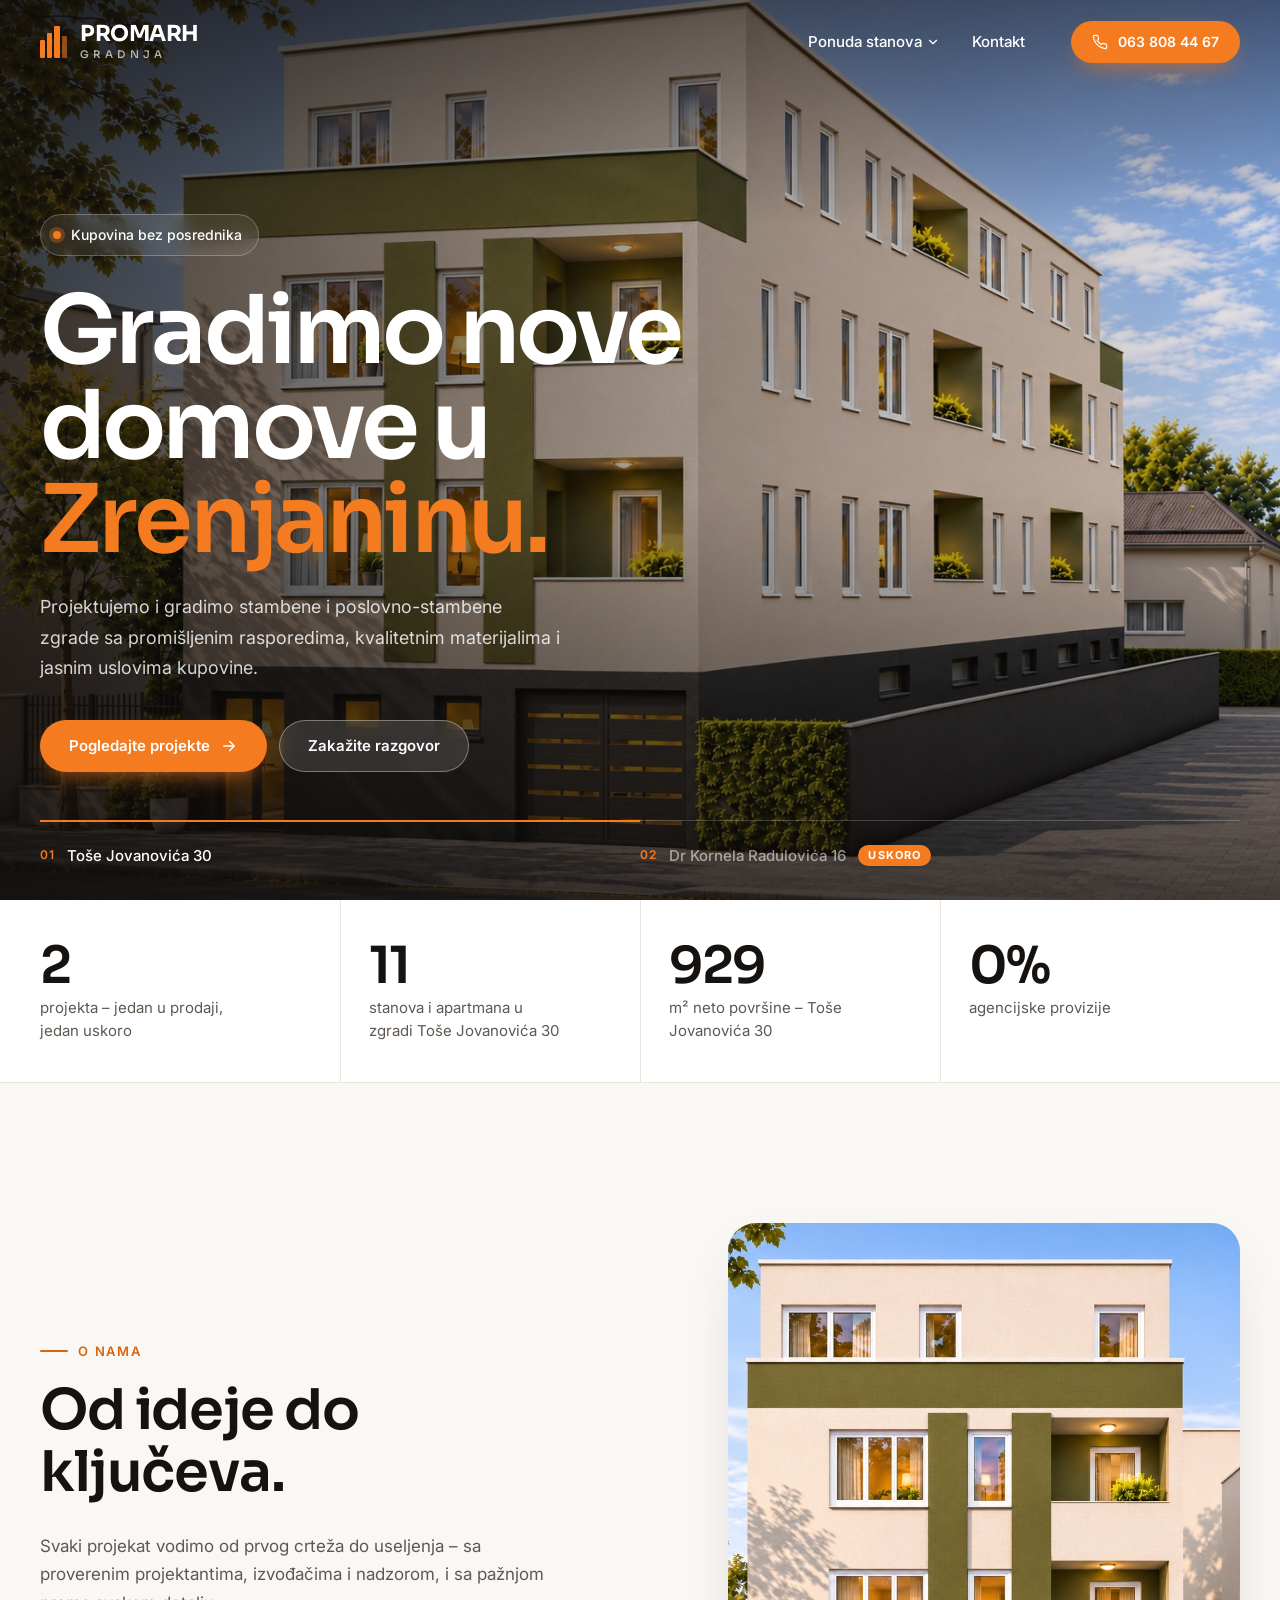
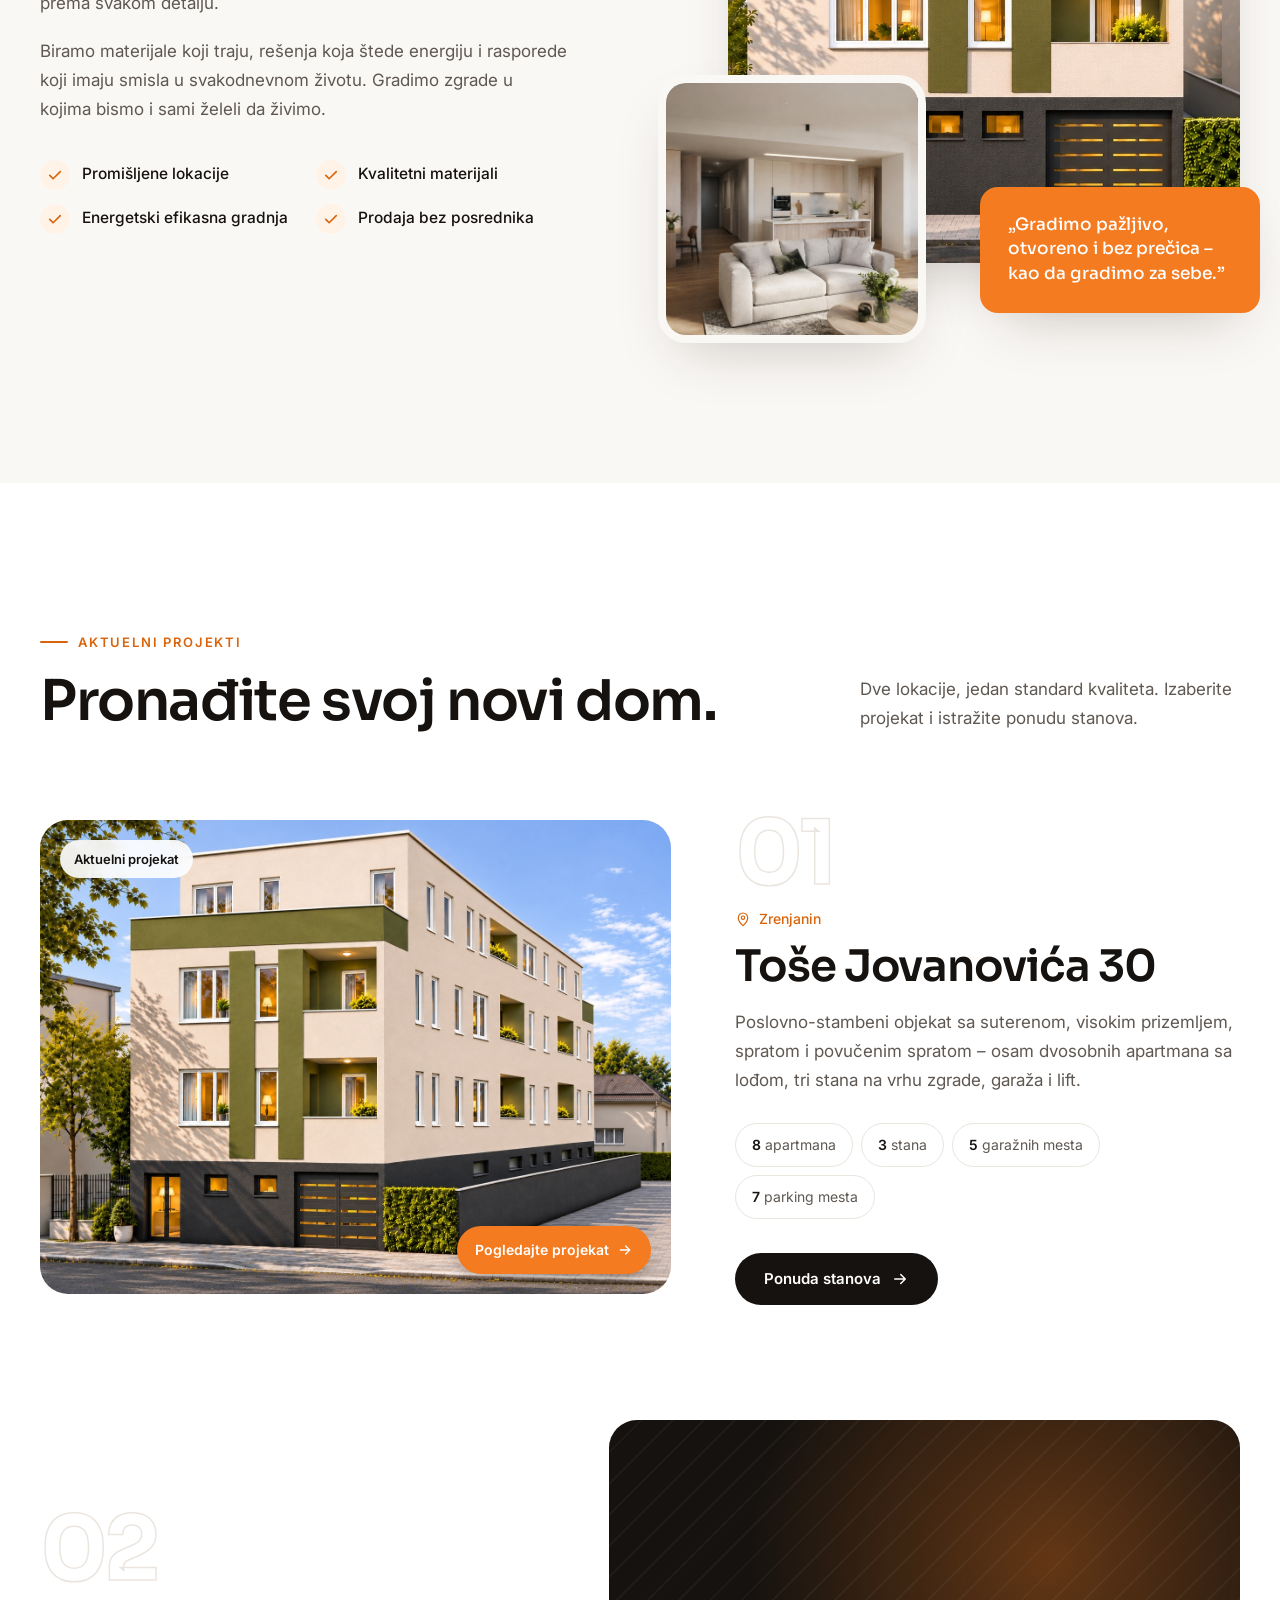
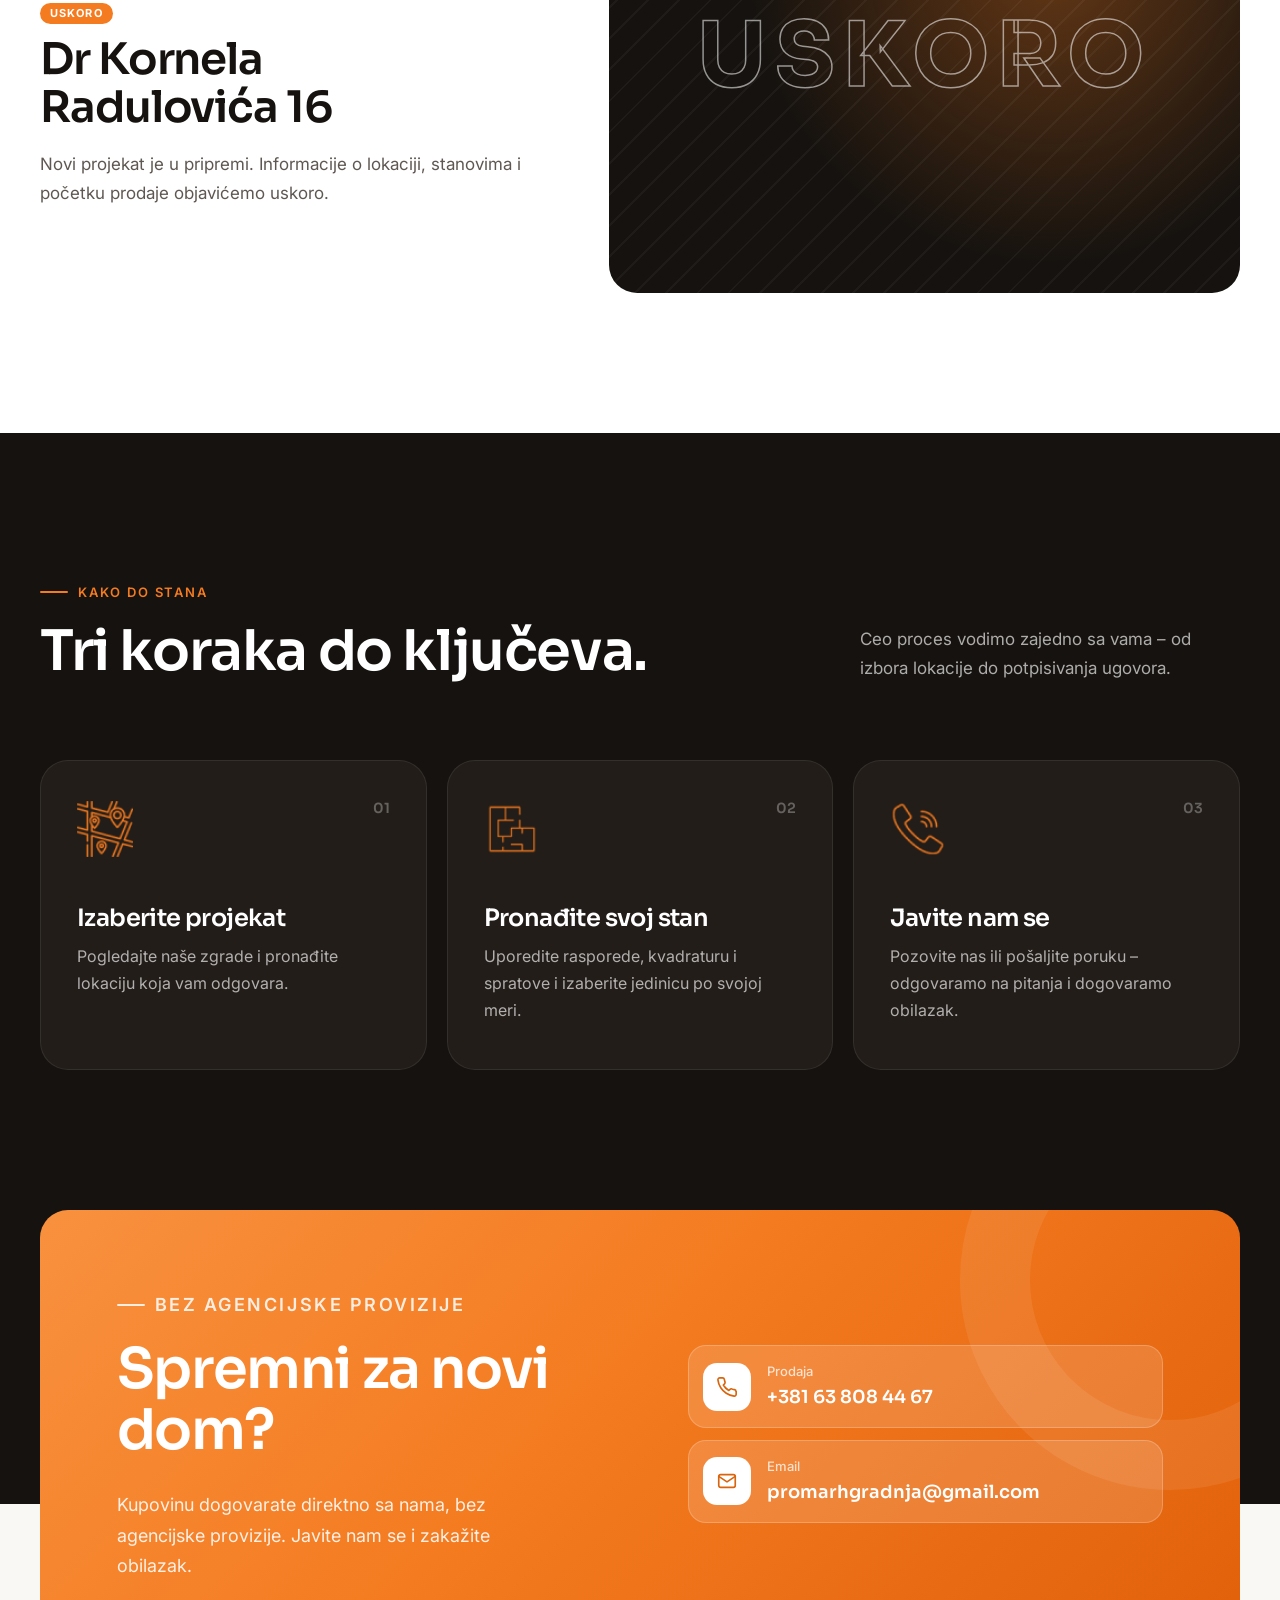
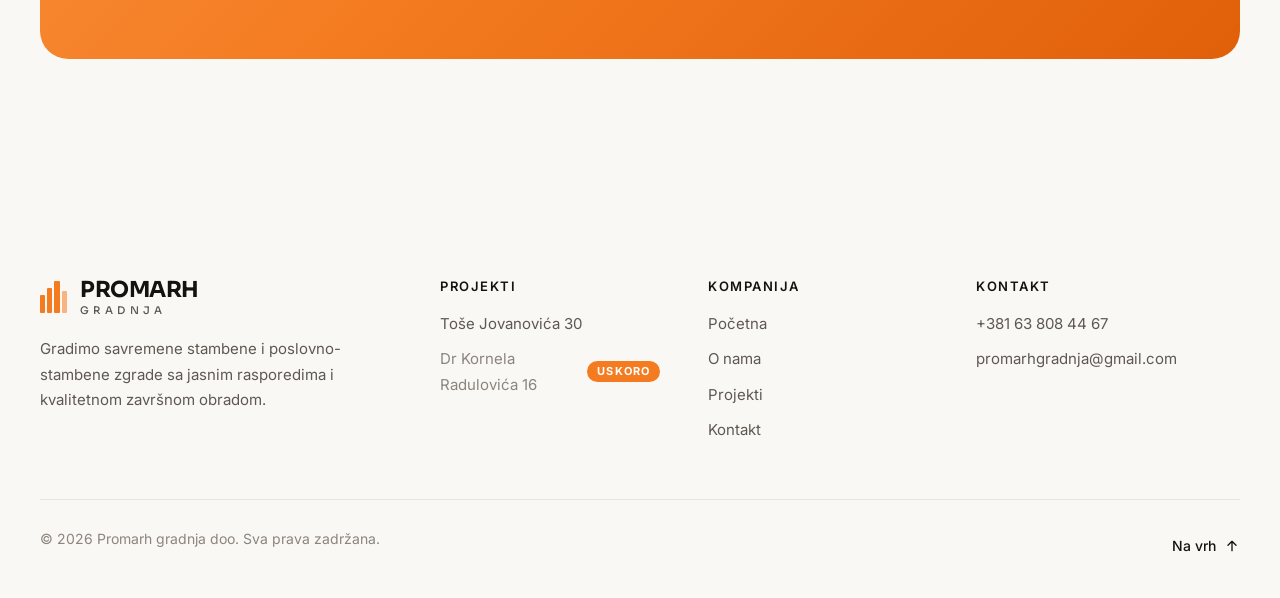
<file: index.html>
<!doctype html>
<html lang="sr-RS">
<head>
	<meta charset="UTF-8">
	<meta name="viewport" content="width=device-width, initial-scale=1, viewport-fit=cover">
	<title>Promarh gradnja – Stanovi i apartmani od investitora</title>
	<meta name="description" content="Promarh gradnja gradi i prodaje nove stanove i apartmane – bez posrednika, sa promišljenim rasporedima i kvalitetnim materijalima.">
	<meta name="theme-color" content="#15120f">
	<link rel="icon" href="images/favicon.svg" type="image/svg+xml">
	<link rel="preconnect" href="https://fonts.googleapis.com">
	<link rel="preconnect" href="https://fonts.gstatic.com" crossorigin>
	<link href="https://fonts.googleapis.com/css2?family=Inter:wght@400;500;600&family=Sora:wght@500;600;700&display=swap" rel="stylesheet">
	<link rel="stylesheet" href="css/style.css?v=31">
</head>
<body>
	<a class="skip-link" href="#main">Pređi na sadržaj</a>

	<!-- Reusable icons -->
	<svg width="0" height="0" style="position:absolute" aria-hidden="true">
		<symbol id="i-arrow" viewBox="0 0 24 24"><path d="M5 12h14M13 6l6 6-6 6" fill="none" stroke="currentColor" stroke-width="2" stroke-linecap="round" stroke-linejoin="round"/></symbol>
		<symbol id="i-phone" viewBox="0 0 24 24"><path d="M22 16.9v3a2 2 0 0 1-2.2 2 19.8 19.8 0 0 1-8.6-3.1 19.5 19.5 0 0 1-6-6A19.8 19.8 0 0 1 2.1 4.2 2 2 0 0 1 4.1 2h3a2 2 0 0 1 2 1.7c.1.9.4 1.8.7 2.7a2 2 0 0 1-.5 2.1L8 9.8a16 16 0 0 0 6 6l1.3-1.3a2 2 0 0 1 2.1-.4c.9.3 1.8.6 2.7.7a2 2 0 0 1 1.7 2z" fill="none" stroke="currentColor" stroke-width="1.8" stroke-linecap="round" stroke-linejoin="round"/></symbol>
		<symbol id="i-mail" viewBox="0 0 24 24"><rect x="3" y="5" width="18" height="14" rx="2" fill="none" stroke="currentColor" stroke-width="1.8"/><path d="m3 7 9 6 9-6" fill="none" stroke="currentColor" stroke-width="1.8" stroke-linecap="round" stroke-linejoin="round"/></symbol>
		<symbol id="i-pin" viewBox="0 0 24 24"><path d="M12 22s7-6.1 7-12a7 7 0 1 0-14 0c0 5.9 7 12 7 12z" fill="none" stroke="currentColor" stroke-width="1.8"/><circle cx="12" cy="10" r="2.5" fill="none" stroke="currentColor" stroke-width="1.8"/></symbol>
		<symbol id="i-check" viewBox="0 0 24 24"><path d="m5 12.5 4.5 4.5L19 7.5" fill="none" stroke="currentColor" stroke-width="2.2" stroke-linecap="round" stroke-linejoin="round"/></symbol>
		<symbol id="i-chevron" viewBox="0 0 24 24"><path d="m6 9 6 6 6-6" fill="none" stroke="currentColor" stroke-width="2" stroke-linecap="round" stroke-linejoin="round"/></symbol>
		<symbol id="i-logo" viewBox="0 0 56 64"><rect x="0" y="28" width="10" height="36" rx="2" fill="#f47b20"/><rect x="14" y="14" width="10" height="50" rx="2" fill="#f47b20"/><rect x="28" y="0" width="12" height="64" rx="2" fill="#f47b20"/><rect x="44" y="20" width="10" height="44" rx="2" fill="#f47b20" opacity=".55"/></symbol>
	</svg>

	<!-- Header -->
	<header class="site-header" id="header">
		<div class="header-inner">
			<a href="/" class="brand" rel="home" aria-label="Promarh gradnja – početna">
				<svg class="brand-mark" width="28" height="32" aria-hidden="true"><use href="#i-logo"/></svg>
				<span class="brand-text">Promarh<small>gradnja</small></span>
			</a>

			<nav class="main-nav" aria-label="Glavni meni">
				<ul class="menu">
					<li class="has-children">
						<button class="menu-parent" aria-expanded="false">Ponuda stanova <svg width="14" height="14" aria-hidden="true"><use href="#i-chevron"/></svg></button>
						<ul class="dropdown">
							<li><a href="/tose-jovanovica-30/">Toše Jovanovića&nbsp;30</a></li>
							<li><span class="soon-item" aria-disabled="true">Dr Kornela Radulovića&nbsp;16 <span class="soon-badge">Uskoro</span></span></li>
						</ul>
					</li>
					<li><a href="/kontakt/">Kontakt</a></li>
				</ul>
			</nav>

			<a class="btn btn-accent btn-sm header-cta" href="tel:+381638084467">
				<svg width="16" height="16" aria-hidden="true"><use href="#i-phone"/></svg>
				<span>063 808 44 67</span>
			</a>

			<button class="menu-toggle" aria-label="Otvori meni" aria-controls="mobile-nav" aria-expanded="false">
				<span></span><span></span>
			</button>
		</div>
	</header>

	<!-- Mobile menu -->
	<div class="mobile-nav" id="mobile-nav" hidden>
		<nav aria-label="Mobilni meni">
			<ul>
				<li><a href="/">Početna</a></li>
				<li class="m-group">
					<button class="m-parent" aria-expanded="false">Ponuda stanova <svg width="18" height="18" aria-hidden="true"><use href="#i-chevron"/></svg></button>
					<ul>
						<li><a href="/tose-jovanovica-30/">Toše Jovanovića&nbsp;30</a></li>
						<li><span class="soon-item" aria-disabled="true">Dr Kornela Radulovića&nbsp;16 <span class="soon-badge">Uskoro</span></span></li>
					</ul>
				</li>
				<li><a href="/kontakt/">Kontakt</a></li>
			</ul>
		</nav>
		<div class="mobile-nav-contact">
			<a class="btn btn-accent" href="tel:+381638084467"><svg width="18" height="18" aria-hidden="true"><use href="#i-phone"/></svg> +381 63 808 44 67</a>
			<a class="mobile-mail" href="mailto:promarhgradnja@gmail.com">promarhgradnja@gmail.com</a>
		</div>
	</div>

	<main id="main">
		<!-- Hero -->
		<section class="hero" aria-label="Promarh gradnja">
			<div class="hero-media">
				<div class="hero-slide is-active" style="background-image:url('images/tose-jovanovica-30/zgrada.jpg')"></div>
			</div>

			<div class="container hero-content">
				<p class="pill reveal"><span class="dot"></span> Kupovina bez posrednika</p>
				<h1 class="reveal" style="--d:.1s">Gradimo nove<br>domove u<br><em>Zrenjaninu.</em></h1>
				<p class="hero-lead reveal" style="--d:.2s">Projektujemo i gradimo stambene i poslovno-stambene zgrade sa promišljenim rasporedima, kvalitetnim materijalima i jasnim uslovima kupovine.</p>
				<div class="hero-actions reveal" style="--d:.3s">
					<a class="btn btn-accent" href="#projekti">Pogledajte projekte <svg width="18" height="18" aria-hidden="true"><use href="#i-arrow"/></svg></a>
					<a class="btn btn-glass" href="#kontakt">Zakažite razgovor</a>
				</div>
			</div>

			<div class="container hero-bottom">
				<div class="hero-tabs" role="tablist" aria-label="Projekti">
					<button class="hero-tab is-active" role="tab" aria-selected="true" data-slide="0"><span class="tab-num">01</span> Toše Jovanovića&nbsp;30<i></i></button>
					<span class="hero-tab hero-tab-soon" aria-disabled="true"><span class="tab-num">02</span> Dr Kornela Radulovića&nbsp;16 <span class="soon-badge">Uskoro</span></span>
				</div>
			</div>
		</section>

		<!-- Stats -->
		<section class="stats">
			<div class="container stats-grid">
				<div class="stat reveal"><strong data-count="2">2</strong><span>projekta – jedan u prodaji, jedan uskoro</span></div>
				<div class="stat reveal" style="--d:.1s"><strong data-count="11">11</strong><span>stanova i apartmana u zgradi Toše Jovanovića&nbsp;30</span></div>
				<div class="stat reveal" style="--d:.2s"><strong data-count="962">962</strong><span>m² neto površine – Toše Jovanovića&nbsp;30</span></div>
				<div class="stat reveal" style="--d:.3s"><strong>0%</strong><span>agencijske provizije</span></div>
			</div>
		</section>

		<!-- About -->
		<section class="about section" id="o-nama">
			<div class="container about-grid">
				<div class="about-copy">
					<p class="eyebrow reveal">O nama</p>
					<h2 class="reveal" style="--d:.1s">Od ideje do ključeva.</h2>
					<p class="reveal" style="--d:.2s">Svaki projekat vodimo od prvog crteža do useljenja – sa proverenim projektantima, izvođačima i nadzorom, i sa pažnjom prema svakom detalju.</p>
					<p class="reveal" style="--d:.25s">Biramo materijale koji traju, rešenja koja štede energiju i rasporede koji imaju smisla u svakodnevnom životu. Gradimo zgrade u kojima bismo i sami želeli da živimo.</p>
					<ul class="checklist reveal" style="--d:.3s">
						<li><svg width="18" height="18" aria-hidden="true"><use href="#i-check"/></svg> Promišljene lokacije</li>
						<li><svg width="18" height="18" aria-hidden="true"><use href="#i-check"/></svg> Kvalitetni materijali</li>
						<li><svg width="18" height="18" aria-hidden="true"><use href="#i-check"/></svg> Energetski efikasna gradnja</li>
						<li><svg width="18" height="18" aria-hidden="true"><use href="#i-check"/></svg> Prodaja bez posrednika</li>
					</ul>
				</div>

				<div class="about-media">
					<figure class="about-img-main reveal"><img style="object-position: 25% center" src="images/tose-jovanovica-30/ulaz.jpg" alt="Toše Jovanovića 30 – ulaz i fasada" width="1535" height="1024" loading="lazy"></figure>
					<figure class="about-img-small reveal" style="--d:.15s"><img src="images/EnterijerSlika.jpg" alt="Enterijer – dnevni boravak sa kuhinjom" width="1535" height="1024" loading="lazy"></figure>
					<blockquote class="about-quote reveal" style="--d:.3s">
						„Gradimo pažljivo, otvoreno i bez prečica – kao da gradimo za sebe.”
					</blockquote>
				</div>
			</div>
		</section>

		<!-- Projects -->
		<section class="projects section" id="projekti">
			<div class="container">
				<div class="section-head">
					<div>
						<p class="eyebrow reveal">Aktuelni projekti</p>
						<h2 class="reveal" style="--d:.1s">Pronađite svoj novi dom.</h2>
					</div>
					<p class="section-head-text reveal" style="--d:.2s">Dve lokacije, jedan standard kvaliteta. Izaberite projekat i istražite ponudu stanova.</p>
				</div>

				<article class="project reveal" id="tose-jovanovica-30">
					<a class="project-media" href="/tose-jovanovica-30/" tabindex="-1" aria-hidden="true">
						<img src="images/tose-jovanovica-30/zgrada.jpg" alt="Toše Jovanovića 30 – vizualizacija zgrade" loading="lazy">
						<span class="project-tag">Aktuelni projekat</span>
						<span class="project-open">Pogledajte projekat <svg width="16" height="16" aria-hidden="true"><use href="#i-arrow"/></svg></span>
					</a>
					<div class="project-body">
						<span class="project-num">01</span>
						<p class="project-loc"><svg width="16" height="16" aria-hidden="true"><use href="#i-pin"/></svg> Zrenjanin</p>
						<h3><a class="project-title-link" href="/tose-jovanovica-30/">Toše Jovanovića&nbsp;30</a></h3>
						<p>Poslovno-stambeni objekat sa suterenom, visokim prizemljem, spratom i povučenim spratom – osam dvosobnih apartmana sa lođom, tri stana na vrhu zgrade, garaža i lift.</p>
						<ul class="facts">
							<li><strong>8</strong> apartmana</li>
							<li><strong>3</strong> stana</li>
							<li><strong>5</strong> garažnih mesta</li>
							<li><strong>7</strong> parking mesta</li>
						</ul>
						<a class="btn btn-dark" href="/tose-jovanovica-30/">Ponuda stanova <svg width="18" height="18" aria-hidden="true"><use href="#i-arrow"/></svg></a>
					</div>
				</article>

				<article class="project project-reverse project-soon reveal" id="dr-kornela-radulovica-16">
					<div class="project-media">
						<span class="soon-panel" aria-hidden="true"><span>Uskoro</span></span>
					</div>
					<div class="project-body">
						<span class="project-num">02</span>
						<p class="project-loc"><span class="soon-badge">Uskoro</span></p>
						<h3>Dr Kornela Radulovića&nbsp;16</h3>
						<p>Novi projekat je u pripremi. Informacije o lokaciji, stanovima i početku prodaje objavićemo uskoro.</p>
					</div>
				</article>
			</div>
		</section>

		<!-- Process -->
		<section class="process section">
			<div class="container">
				<div class="section-head">
					<div>
						<p class="eyebrow reveal">Kako do stana</p>
						<h2 class="reveal" style="--d:.1s">Tri koraka do ključeva.</h2>
					</div>
					<p class="section-head-text reveal" style="--d:.2s">Ceo proces vodimo zajedno sa vama – od izbora lokacije do potpisivanja ugovora.</p>
				</div>

				<ol class="steps">
					<li class="step reveal">
						<span class="step-icon" style="-webkit-mask-image:url('images/ikona-mapa.webp');mask-image:url('images/ikona-mapa.webp')" aria-hidden="true"></span>
						<span class="step-num">01</span>
						<h3>Izaberite projekat</h3>
						<p>Pogledajte naše zgrade i pronađite lokaciju koja vam odgovara.</p>
					</li>
					<li class="step reveal" style="--d:.15s">
						<span class="step-icon" style="-webkit-mask-image:url('images/nacrt-sprata.webp');mask-image:url('images/nacrt-sprata.webp')" aria-hidden="true"></span>
						<span class="step-num">02</span>
						<h3>Pronađite svoj stan</h3>
						<p>Uporedite rasporede, kvadraturu i spratove i izaberite jedinicu po svojoj meri.</p>
					</li>
					<li class="step reveal" style="--d:.3s">
						<span class="step-icon" style="-webkit-mask-image:url('images/ikona-telefon.webp');mask-image:url('images/ikona-telefon.webp')" aria-hidden="true"></span>
						<span class="step-num">03</span>
						<h3>Javite nam se</h3>
						<p>Pozovite nas ili pošaljite poruku – odgovaramo na pitanja i dogovaramo obilazak.</p>
					</li>
				</ol>
			</div>
		</section>

		<!-- CTA -->
		<section class="cta section" id="kontakt">
			<div class="container">
				<div class="cta-card reveal">
					<div class="cta-copy">
						<p class="eyebrow eyebrow-light">Bez agencijske provizije</p>
						<h2>Spremni za novi dom?</h2>
						<p>Kupovinu dogovarate direktno sa nama, bez agencijske provizije. Javite nam se i zakažite obilazak.</p>
					</div>
					<div class="cta-actions">
						<a class="cta-link" href="tel:+381638084467">
							<span class="cta-icon"><svg width="22" height="22" aria-hidden="true"><use href="#i-phone"/></svg></span>
							<span><small>Prodaja</small>+381 63 808 44 67</span>
						</a>
						<a class="cta-link" href="mailto:promarhgradnja@gmail.com">
							<span class="cta-icon"><svg width="22" height="22" aria-hidden="true"><use href="#i-mail"/></svg></span>
							<span><small>Email</small>promarhgradnja<wbr>@gmail.com</span>
						</a>
					</div>
				</div>
			</div>
		</section>
	</main>

	<!-- Footer -->
	<footer class="site-footer">
		<div class="container footer-grid">
			<div class="footer-brand">
				<a href="/" class="brand" aria-label="Promarh gradnja – početna">
					<svg class="brand-mark" width="28" height="32" aria-hidden="true"><use href="#i-logo"/></svg>
					<span class="brand-text">Promarh<small>gradnja</small></span>
				</a>
				<p>Gradimo savremene stambene i poslovno-stambene zgrade sa jasnim rasporedima i kvalitetnom završnom obradom.</p>
			</div>
			<div class="footer-col">
				<h4>Projekti</h4>
				<ul>
					<li><a href="/tose-jovanovica-30/">Toše Jovanovića&nbsp;30</a></li>
					<li><span class="soon-item" aria-disabled="true">Dr Kornela Radulovića&nbsp;16 <span class="soon-badge">Uskoro</span></span></li>
				</ul>
			</div>
			<div class="footer-col">
				<h4>Kompanija</h4>
				<ul>
					<li><a href="/">Početna</a></li>
					<li><a href="/#o-nama">O nama</a></li>
					<li><a href="/#projekti">Projekti</a></li>
					<li><a href="/kontakt/">Kontakt</a></li>
				</ul>
			</div>
			<div class="footer-col">
				<h4>Kontakt</h4>
				<ul>
					<li><a href="tel:+381638084467">+381 63 808 44 67</a></li>
					<li><a href="mailto:promarhgradnja@gmail.com">promarhgradnja@gmail.com</a></li>
				</ul>
			</div>
		</div>
		<div class="container footer-bottom">
			<p>© <span id="year">2026</span> Promarh gradnja doo. Sva prava zadržana.</p>
			<a href="#header" class="to-top">Na vrh <svg width="16" height="16" aria-hidden="true"><use href="#i-arrow"/></svg></a>
		</div>
	</footer>


	<script src="js/main.js?v=31"></script>
</body>
</html>
</file>
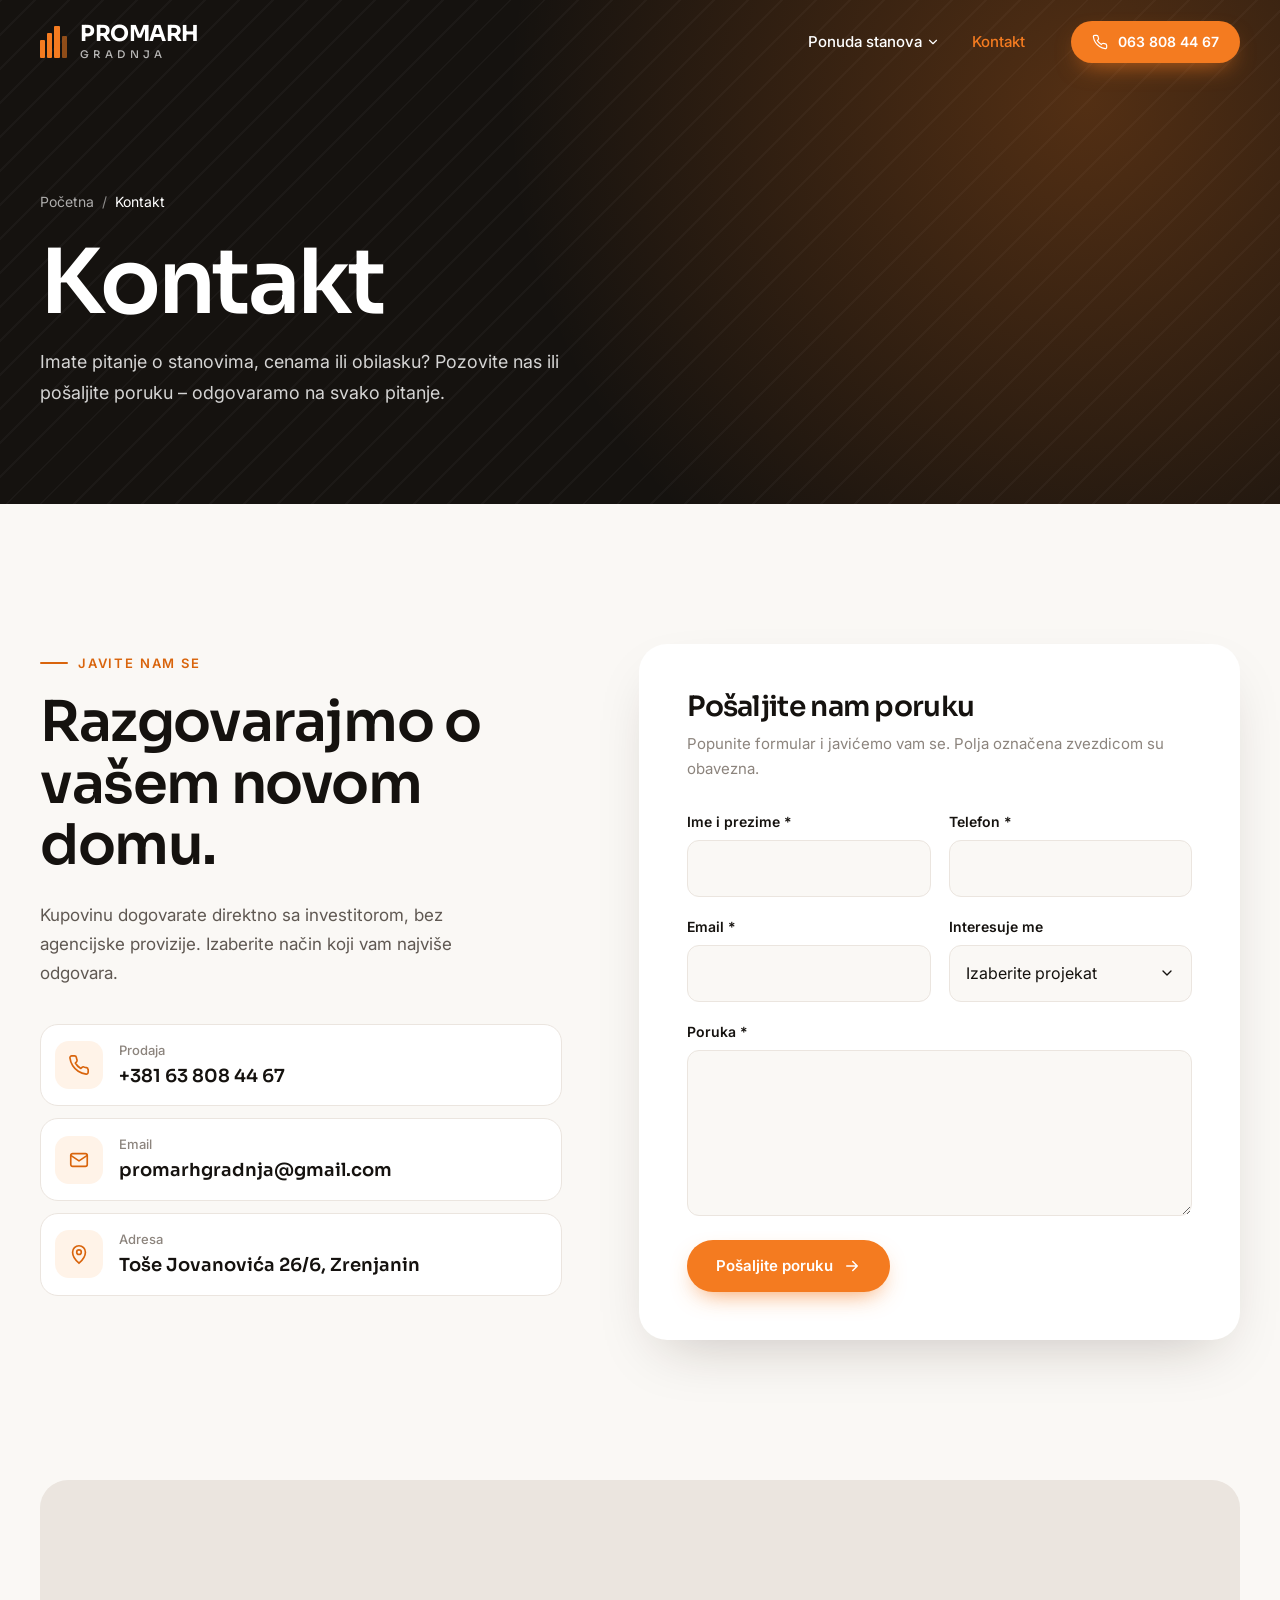
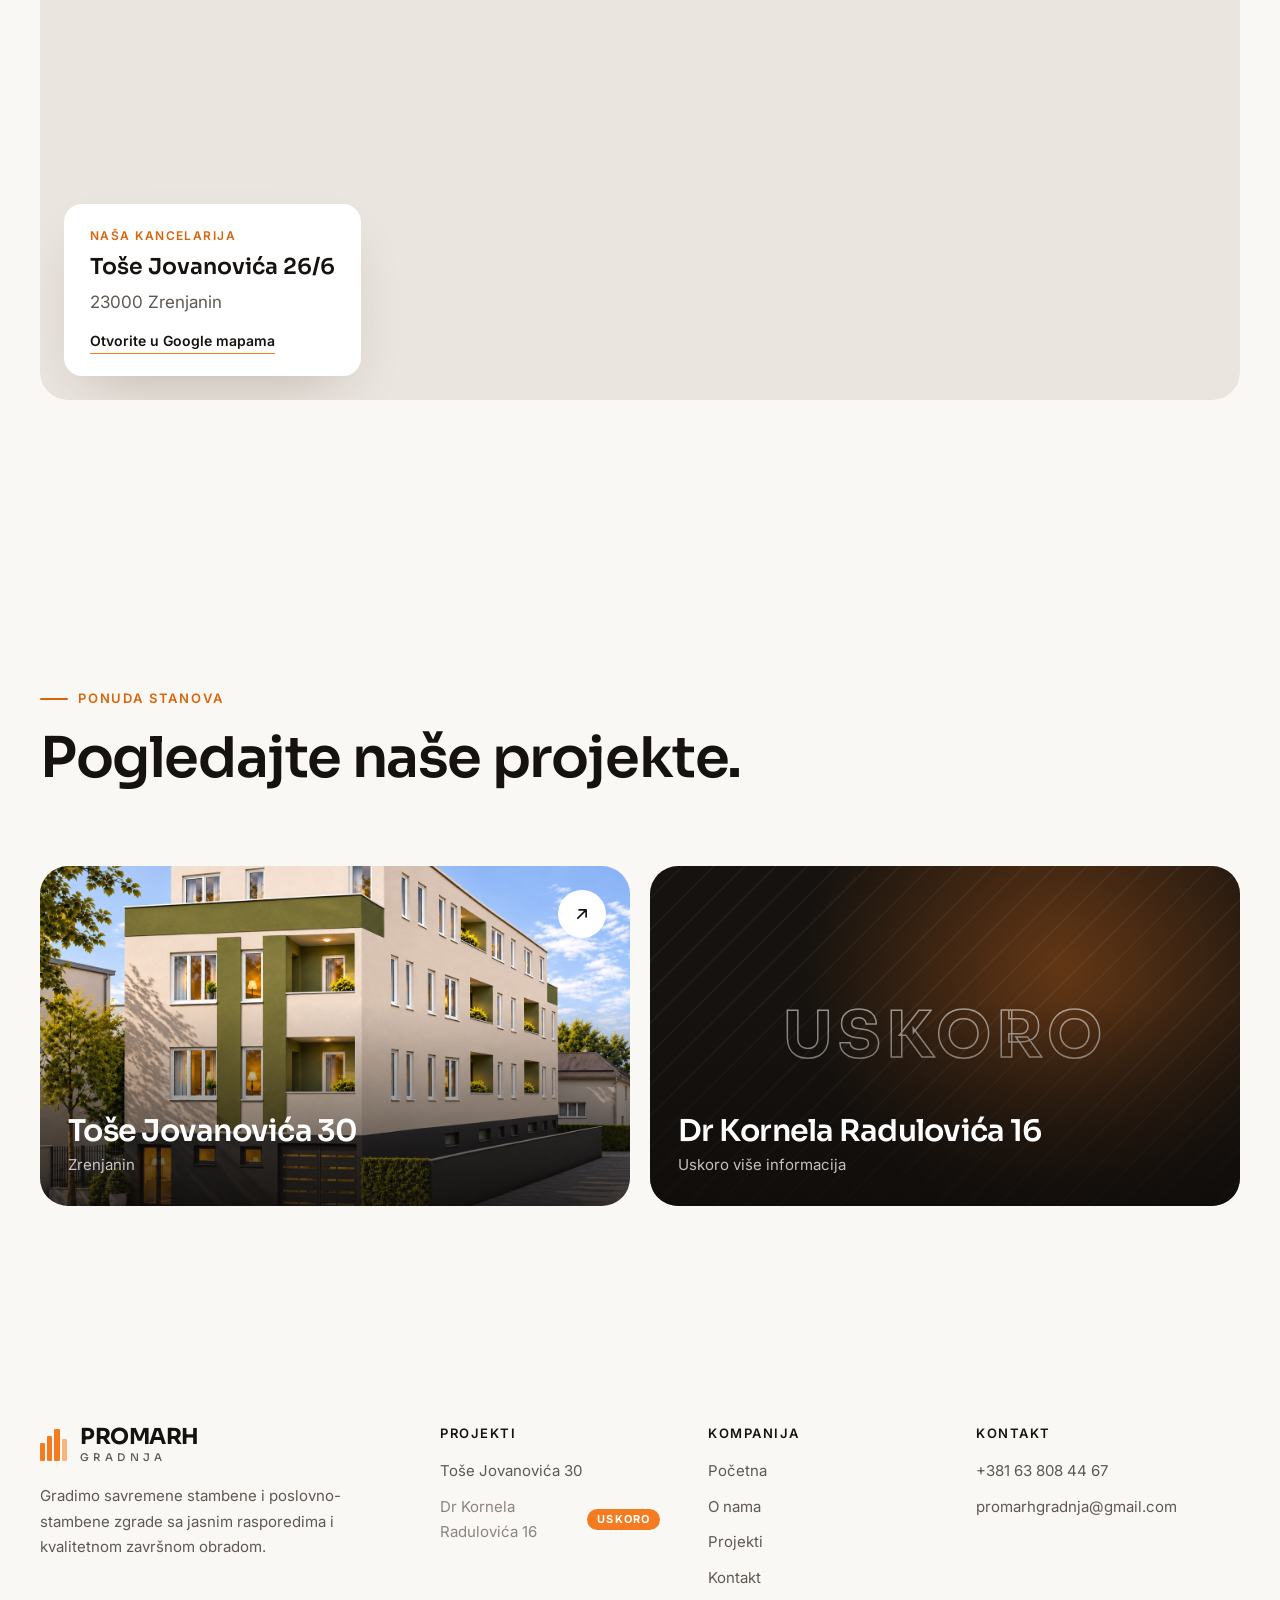
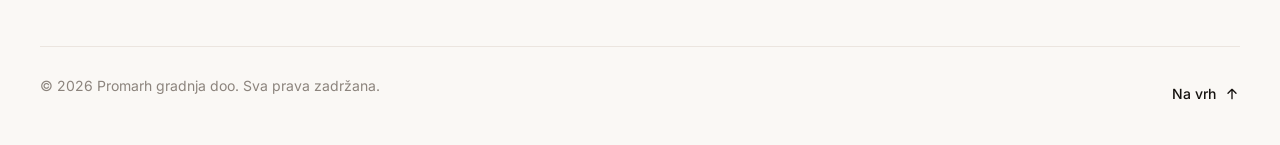
<file: kontakt/index.html>
<!doctype html>
<html lang="sr-RS">
<head>
	<meta charset="UTF-8">
	<meta name="viewport" content="width=device-width, initial-scale=1, viewport-fit=cover">
	<title>Kontakt – Promarh gradnja</title>
	<meta name="description" content="Kontakt – Promarh gradnja. Pozovite +381 63 808 44 67 ili pišite na promarhgradnja@gmail.com.">
	<meta name="theme-color" content="#15120f">
	<link rel="icon" href="../images/favicon.svg" type="image/svg+xml">
	<link rel="preconnect" href="https://fonts.googleapis.com">
	<link rel="preconnect" href="https://fonts.gstatic.com" crossorigin>
	<link href="https://fonts.googleapis.com/css2?family=Inter:wght@400;500;600&family=Sora:wght@500;600;700&display=swap" rel="stylesheet">
	<link rel="stylesheet" href="../css/style.css?v=31">
</head>
<body>
	<a class="skip-link" href="#main">Pređi na sadržaj</a>

	<!-- Reusable icons -->
	<svg width="0" height="0" style="position:absolute" aria-hidden="true">
		<symbol id="i-arrow" viewBox="0 0 24 24"><path d="M5 12h14M13 6l6 6-6 6" fill="none" stroke="currentColor" stroke-width="2" stroke-linecap="round" stroke-linejoin="round"/></symbol>
		<symbol id="i-phone" viewBox="0 0 24 24"><path d="M22 16.9v3a2 2 0 0 1-2.2 2 19.8 19.8 0 0 1-8.6-3.1 19.5 19.5 0 0 1-6-6A19.8 19.8 0 0 1 2.1 4.2 2 2 0 0 1 4.1 2h3a2 2 0 0 1 2 1.7c.1.9.4 1.8.7 2.7a2 2 0 0 1-.5 2.1L8 9.8a16 16 0 0 0 6 6l1.3-1.3a2 2 0 0 1 2.1-.4c.9.3 1.8.6 2.7.7a2 2 0 0 1 1.7 2z" fill="none" stroke="currentColor" stroke-width="1.8" stroke-linecap="round" stroke-linejoin="round"/></symbol>
		<symbol id="i-mail" viewBox="0 0 24 24"><rect x="3" y="5" width="18" height="14" rx="2" fill="none" stroke="currentColor" stroke-width="1.8"/><path d="m3 7 9 6 9-6" fill="none" stroke="currentColor" stroke-width="1.8" stroke-linecap="round" stroke-linejoin="round"/></symbol>
		<symbol id="i-pin" viewBox="0 0 24 24"><path d="M12 22s7-6.1 7-12a7 7 0 1 0-14 0c0 5.9 7 12 7 12z" fill="none" stroke="currentColor" stroke-width="1.8"/><circle cx="12" cy="10" r="2.5" fill="none" stroke="currentColor" stroke-width="1.8"/></symbol>
		<symbol id="i-check" viewBox="0 0 24 24"><path d="m5 12.5 4.5 4.5L19 7.5" fill="none" stroke="currentColor" stroke-width="2.2" stroke-linecap="round" stroke-linejoin="round"/></symbol>
		<symbol id="i-chevron" viewBox="0 0 24 24"><path d="m6 9 6 6 6-6" fill="none" stroke="currentColor" stroke-width="2" stroke-linecap="round" stroke-linejoin="round"/></symbol>
		<symbol id="i-logo" viewBox="0 0 56 64"><rect x="0" y="28" width="10" height="36" rx="2" fill="#f47b20"/><rect x="14" y="14" width="10" height="50" rx="2" fill="#f47b20"/><rect x="28" y="0" width="12" height="64" rx="2" fill="#f47b20"/><rect x="44" y="20" width="10" height="44" rx="2" fill="#f47b20" opacity=".55"/></symbol>
	</svg>

	<!-- Header -->
	<header class="site-header" id="header">
		<div class="header-inner">
			<a href="/" class="brand" rel="home" aria-label="Promarh gradnja – početna">
				<svg class="brand-mark" width="28" height="32" aria-hidden="true"><use href="#i-logo"/></svg>
				<span class="brand-text">Promarh<small>gradnja</small></span>
			</a>

			<nav class="main-nav" aria-label="Glavni meni">
				<ul class="menu">
					<li class="has-children">
						<button class="menu-parent" aria-expanded="false">Ponuda stanova <svg width="14" height="14" aria-hidden="true"><use href="#i-chevron"/></svg></button>
						<ul class="dropdown">
							<li><a href="/tose-jovanovica-30/">Toše Jovanovića&nbsp;30</a></li>
							<li><span class="soon-item" aria-disabled="true">Dr Kornela Radulovića&nbsp;16 <span class="soon-badge">Uskoro</span></span></li>
						</ul>
					</li>
					<li><a href="/kontakt/" aria-current="page">Kontakt</a></li>
				</ul>
			</nav>

			<a class="btn btn-accent btn-sm header-cta" href="tel:+381638084467">
				<svg width="16" height="16" aria-hidden="true"><use href="#i-phone"/></svg>
				<span>063 808 44 67</span>
			</a>

			<button class="menu-toggle" aria-label="Otvori meni" aria-controls="mobile-nav" aria-expanded="false">
				<span></span><span></span>
			</button>
		</div>
	</header>

	<!-- Mobile menu -->
	<div class="mobile-nav" id="mobile-nav" hidden>
		<nav aria-label="Mobilni meni">
			<ul>
				<li><a href="/">Početna</a></li>
				<li class="m-group">
					<button class="m-parent" aria-expanded="false">Ponuda stanova <svg width="18" height="18" aria-hidden="true"><use href="#i-chevron"/></svg></button>
					<ul>
						<li><a href="/tose-jovanovica-30/">Toše Jovanovića&nbsp;30</a></li>
						<li><span class="soon-item" aria-disabled="true">Dr Kornela Radulovića&nbsp;16 <span class="soon-badge">Uskoro</span></span></li>
					</ul>
				</li>
				<li><a href="/kontakt/" aria-current="page">Kontakt</a></li>
			</ul>
		</nav>
		<div class="mobile-nav-contact">
			<a class="btn btn-accent" href="tel:+381638084467"><svg width="18" height="18" aria-hidden="true"><use href="#i-phone"/></svg> +381 63 808 44 67</a>
			<a class="mobile-mail" href="mailto:promarhgradnja@gmail.com">promarhgradnja@gmail.com</a>
		</div>
	</div>

	<main id="main">
		<!-- Hero -->
		<section class="page-hero page-hero-sm page-hero-plain">
			<div class="container page-hero-inner">
				<div>
					<ol class="breadcrumb reveal" aria-label="Putanja">
						<li><a href="/">Početna</a></li>
						<li aria-current="page">Kontakt</li>
					</ol>
					<h1 class="reveal" style="--d:.1s">Kontakt</h1>
					<p class="hero-lead reveal" style="--d:.2s">Imate pitanje o stanovima, cenama ili obilasku? Pozovite nas ili pošaljite poruku – odgovaramo na svako pitanje.</p>
				</div>
			</div>
		</section>

		<!-- Contact info + form -->
		<section class="contact section">
			<div class="container contact-grid">
				<div class="contact-info">
					<p class="eyebrow reveal">Javite nam se</p>
					<h2 class="reveal" style="--d:.1s">Razgovarajmo o vašem novom domu.</h2>
					<p class="reveal" style="--d:.15s">Kupovinu dogovarate direktno sa investitorom, bez agencijske provizije. Izaberite način koji vam najviše odgovara.</p>

					<ul class="contact-cards">
						<li class="reveal" style="--d:.2s">
							<a class="contact-card" href="tel:+381638084467">
								<span class="contact-icon"><svg width="22" height="22" aria-hidden="true"><use href="#i-phone"/></svg></span>
								<span><small>Prodaja</small>+381 63 808 44 67</span>
							</a>
						</li>
						<li class="reveal" style="--d:.3s">
							<a class="contact-card" href="mailto:promarhgradnja@gmail.com">
								<span class="contact-icon"><svg width="22" height="22" aria-hidden="true"><use href="#i-mail"/></svg></span>
								<span><small>Email</small>promarhgradnja<wbr>@gmail.com</span>
							</a>
						</li>
						<li class="reveal" style="--d:.35s">
							<a class="contact-card" href="https://www.google.com/maps/search/?api=1&amp;query=To%C5%A1e+Jovanovi%C4%87a+26%2F6%2C+Zrenjanin" target="_blank" rel="noopener">
								<span class="contact-icon"><svg width="22" height="22" aria-hidden="true"><use href="#i-pin"/></svg></span>
								<span><small>Adresa</small>Toše Jovanovića 26/6, Zrenjanin</span>
							</a>
						</li>
					</ul>
				</div>

				<div class="form-card reveal" style="--d:.15s">
					<h3>Pošaljite nam poruku</h3>
					<p class="form-intro">Popunite formular i javićemo vam se. Polja označena zvezdicom su obavezna.</p>

					<!-- Set data-endpoint to a form service URL (e.g. Formspree) to send messages directly;
					     without it, the form opens the visitor's email app with the message filled in. -->
					<form class="contact-form" id="contact-form" novalidate data-email="promarhgradnja@gmail.com" data-endpoint="https://formspree.io/f/mljjadeo">
						<div class="form-row">
							<div class="field">
								<label for="f-name">Ime i prezime *</label>
								<input id="f-name" name="ime" type="text" autocomplete="name" required maxlength="100">
								<span class="field-error" data-msg="Unesite ime i prezime."></span>
							</div>
							<div class="field">
								<label for="f-phone">Telefon *</label>
								<input id="f-phone" name="telefon" type="tel" autocomplete="tel" inputmode="tel" required pattern="[+0-9 \(\)\/\-]{6,20}">
								<span class="field-error" data-msg="Unesite ispravan broj telefona."></span>
							</div>
						</div>
						<div class="form-row">
							<div class="field">
								<label for="f-email">Email *</label>
								<input id="f-email" name="email" type="email" autocomplete="email" required maxlength="150" pattern="[^@\s]+@[^@\s]+\.[^@\s]+">
								<span class="field-error" data-msg="Unesite ispravnu email adresu."></span>
							</div>
							<div class="field">
								<label for="f-project">Interesuje me</label>
								<select id="f-project" name="projekat">
									<option value="">Izaberite projekat</option>
									<option value="tose-jovanovica-30">Toše Jovanovića&nbsp;30</option>
									<option value="dr-kornela-radulovica-16">Dr Kornela Radulovića&nbsp;16 (uskoro)</option>
									<option value="drugo">Drugo</option>
								</select>
							</div>
						</div>
						<div class="field">
							<label for="f-message">Poruka *</label>
							<textarea id="f-message" name="poruka" rows="5" required maxlength="2000"></textarea>
							<span class="field-error" data-msg="Napišite poruku."></span>
						</div>

						<!-- Spam trap: hidden from people, bots fill it in and Formspree discards the message -->
						<input type="text" name="_gotcha" class="hp-field" tabindex="-1" autocomplete="off" aria-hidden="true">

						<button type="submit" class="btn btn-accent">Pošaljite poruku <svg width="18" height="18" aria-hidden="true"><use href="#i-arrow"/></svg></button>
						<p class="form-status" role="status" aria-live="polite"></p>
					</form>
				</div>
			</div>
		</section>

		<!-- Map -->
		<section class="map-section">
			<div class="container">
				<div class="map-wrap reveal">
					<iframe title="Mapa – Toše Jovanovića 26/6, Zrenjanin" src="https://www.google.com/maps/embed?origin=mfe&amp;pb=!1m3!2m1!1sTo%C5%A1e+Jovanovi%C4%87a+26,+Zrenjanin!6i16" loading="lazy" referrerpolicy="no-referrer-when-downgrade" allowfullscreen></iframe>
					<div class="map-card">
						<small>Naša kancelarija</small>
						<strong>Toše Jovanovića 26/6</strong>
						<span>23000 Zrenjanin</span>
						<a class="apt-link" href="https://www.google.com/maps/search/?api=1&amp;query=To%C5%A1e+Jovanovi%C4%87a+26%2F6%2C+Zrenjanin" target="_blank" rel="noopener">Otvorite u Google mapama</a>
					</div>
				</div>
			</div>
		</section>

		<!-- Projects -->
		<section class="other section">
			<div class="container">
				<div class="section-head">
					<div>
						<p class="eyebrow reveal">Ponuda stanova</p>
						<h2 class="reveal" style="--d:.1s">Pogledajte naše projekte.</h2>
					</div>
				</div>
				<div class="other-grid">
					<a class="other-card reveal" href="/tose-jovanovica-30/">
						<img src="../images/tose-jovanovica-30/zgrada.jpg" alt="" loading="lazy">
						<span class="arrow"><svg width="20" height="20" aria-hidden="true"><use href="#i-arrow"/></svg></span>
						<div><h3>Toše Jovanovića&nbsp;30</h3><p>Zrenjanin</p></div>
					</a>
					<div class="other-card other-soon reveal" style="--d:.1s">
						<span class="soon-panel" aria-hidden="true"><span>Uskoro</span></span>
						<div><h3>Dr Kornela Radulovića&nbsp;16</h3><p>Uskoro više informacija</p></div>
					</div>
				</div>
			</div>
		</section>
	</main>

	<!-- Footer -->
	<footer class="site-footer">
		<div class="container footer-grid">
			<div class="footer-brand">
				<a href="/" class="brand" aria-label="Promarh gradnja – početna">
					<svg class="brand-mark" width="28" height="32" aria-hidden="true"><use href="#i-logo"/></svg>
					<span class="brand-text">Promarh<small>gradnja</small></span>
				</a>
				<p>Gradimo savremene stambene i poslovno-stambene zgrade sa jasnim rasporedima i kvalitetnom završnom obradom.</p>
			</div>
			<div class="footer-col">
				<h4>Projekti</h4>
				<ul>
					<li><a href="/tose-jovanovica-30/">Toše Jovanovića&nbsp;30</a></li>
					<li><span class="soon-item" aria-disabled="true">Dr Kornela Radulovića&nbsp;16 <span class="soon-badge">Uskoro</span></span></li>
				</ul>
			</div>
			<div class="footer-col">
				<h4>Kompanija</h4>
				<ul>
					<li><a href="/">Početna</a></li>
					<li><a href="/#o-nama">O nama</a></li>
					<li><a href="/#projekti">Projekti</a></li>
					<li><a href="/kontakt/">Kontakt</a></li>
				</ul>
			</div>
			<div class="footer-col">
				<h4>Kontakt</h4>
				<ul>
					<li><a href="tel:+381638084467">+381 63 808 44 67</a></li>
					<li><a href="mailto:promarhgradnja@gmail.com">promarhgradnja@gmail.com</a></li>
				</ul>
			</div>
		</div>
		<div class="container footer-bottom">
			<p>© <span id="year">2026</span> Promarh gradnja doo. Sva prava zadržana.</p>
			<a href="#header" class="to-top">Na vrh <svg width="16" height="16" aria-hidden="true"><use href="#i-arrow"/></svg></a>
		</div>
	</footer>

	<script src="../js/contact.js?v=31"></script>
	<script src="../js/main.js?v=31"></script>
</body>
</html>
</file>
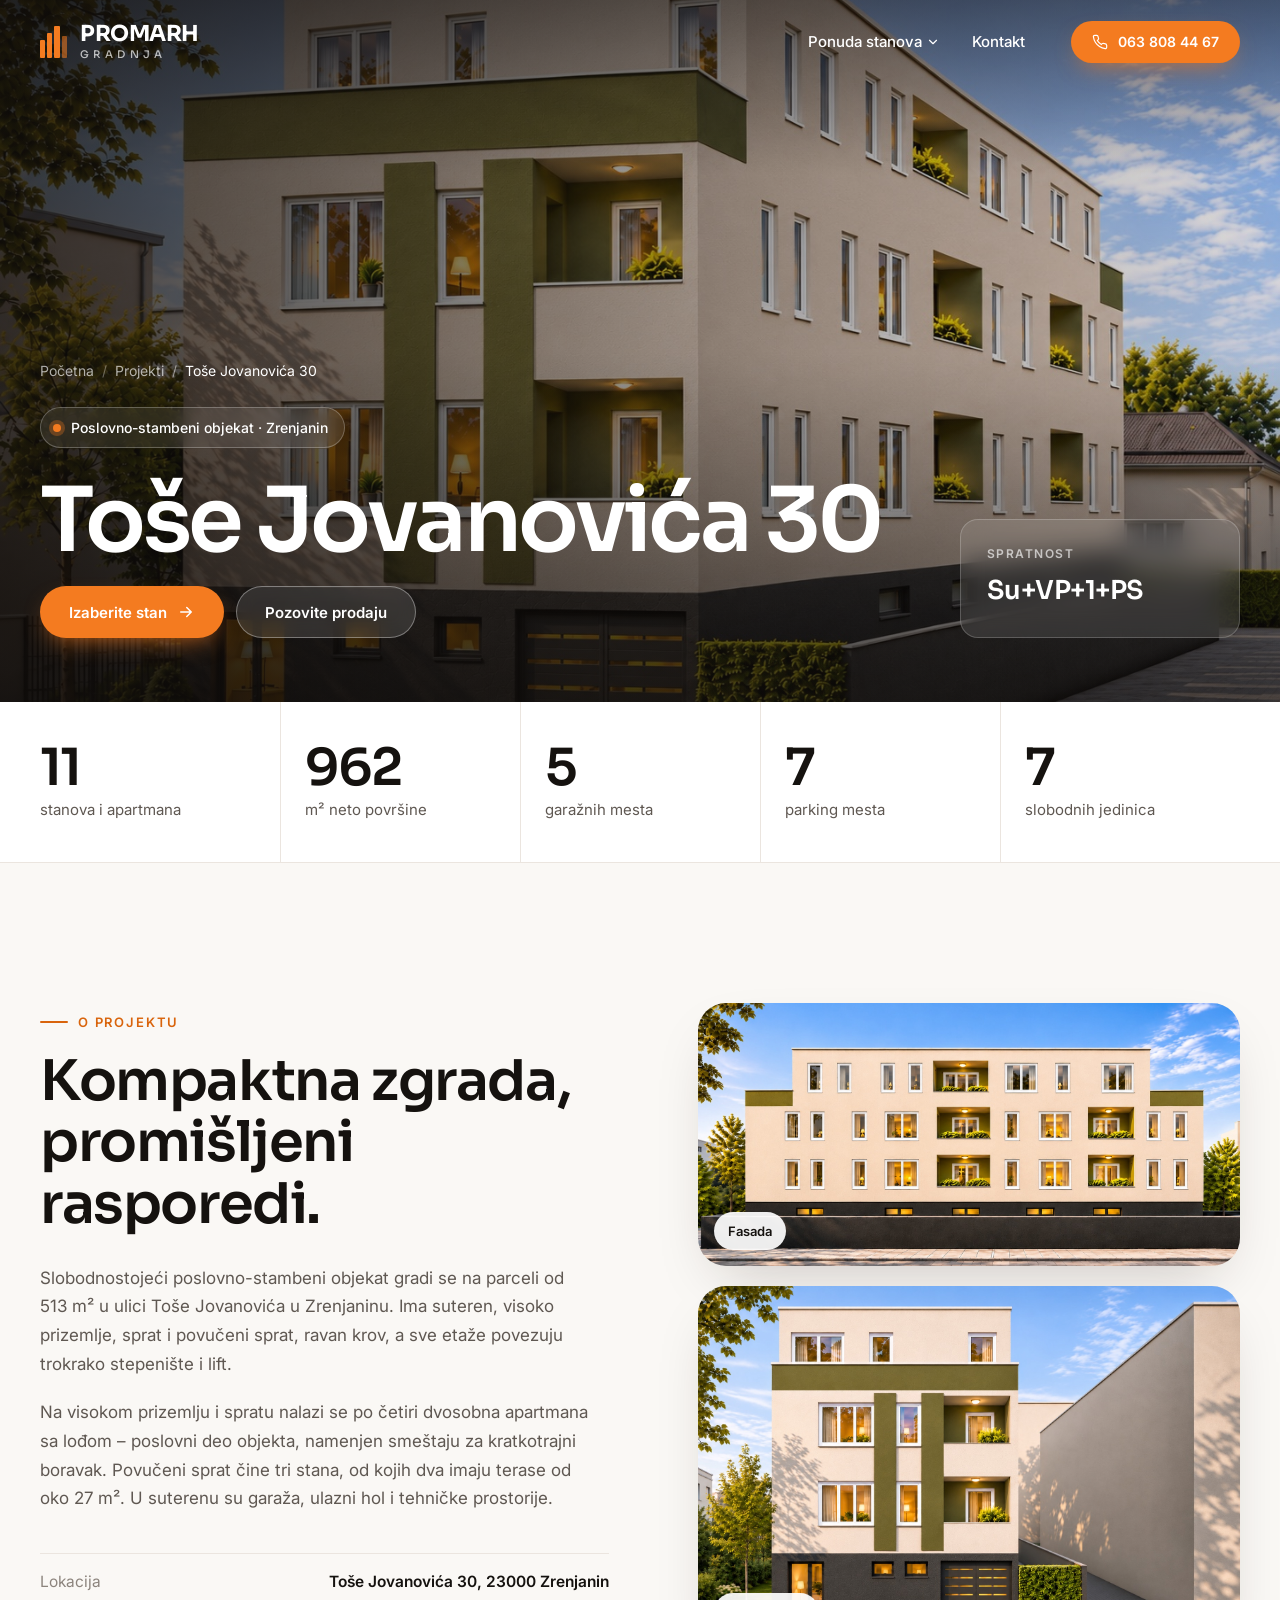
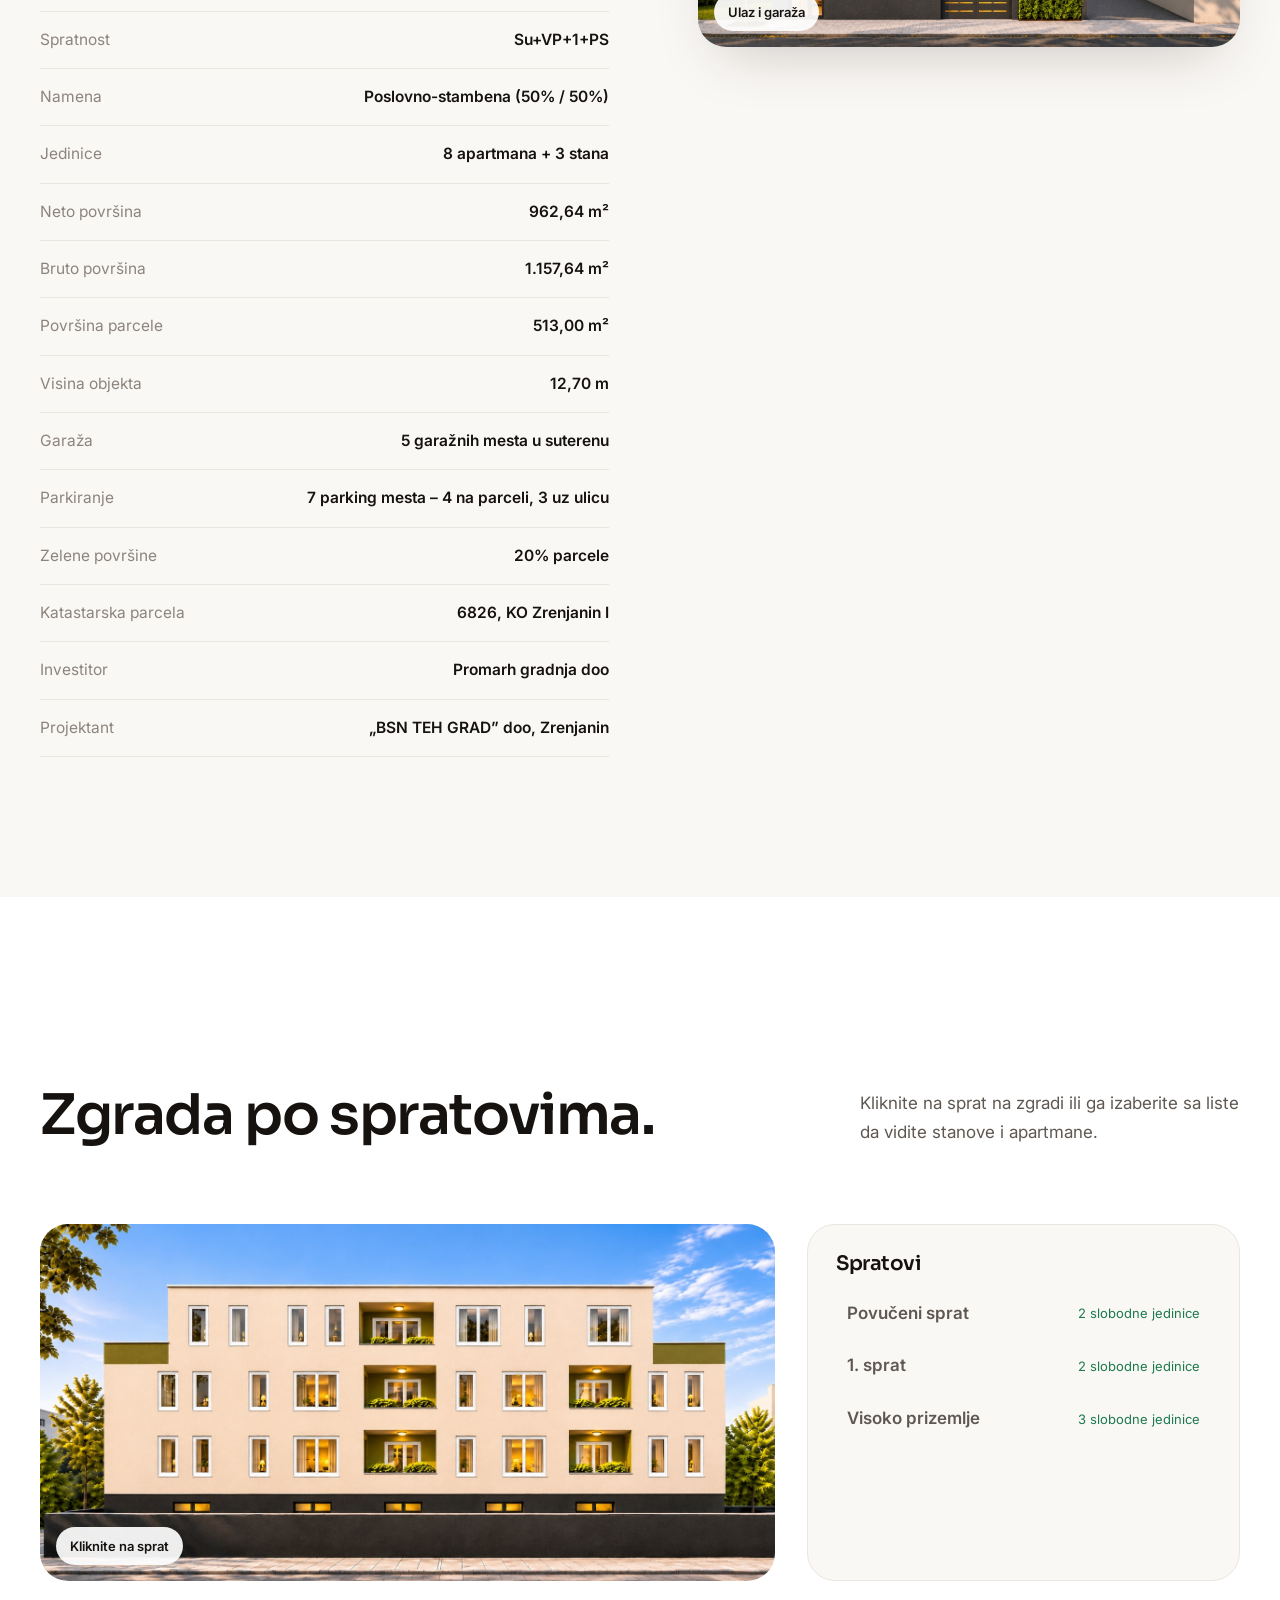
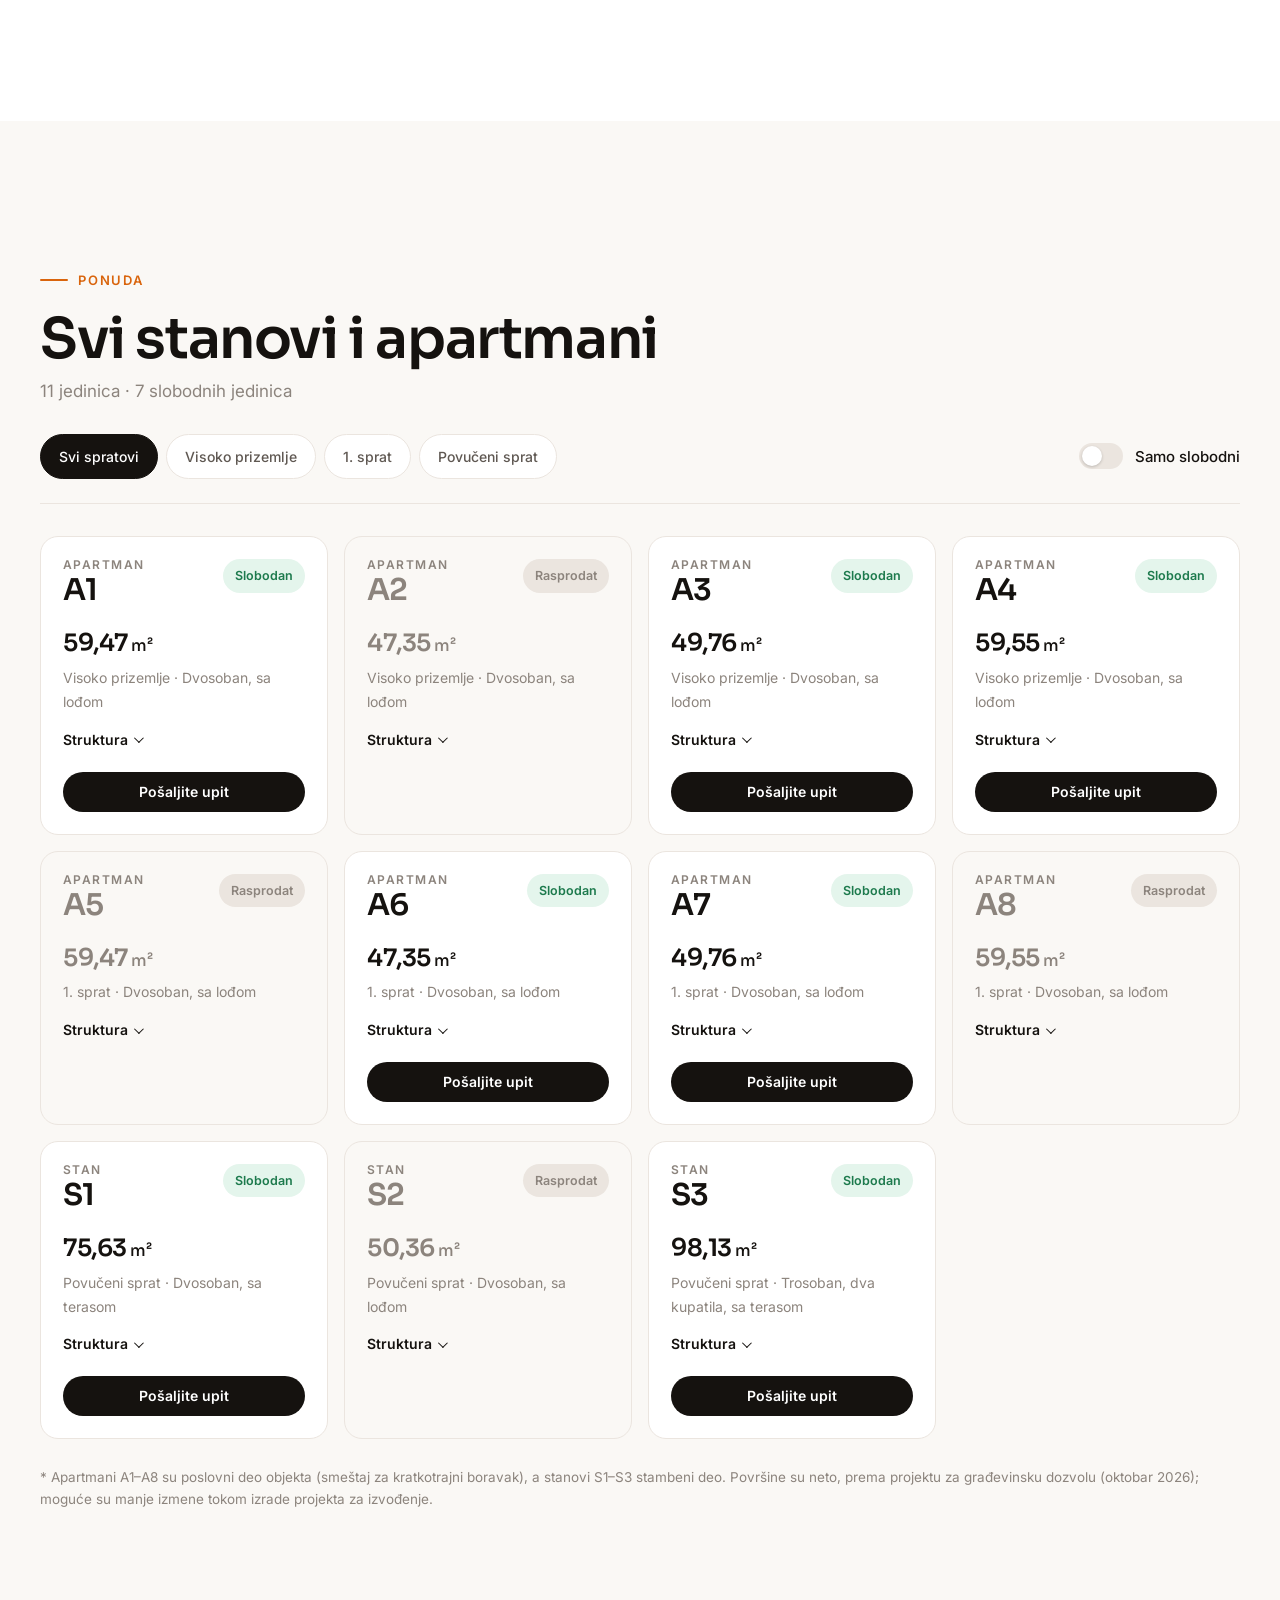
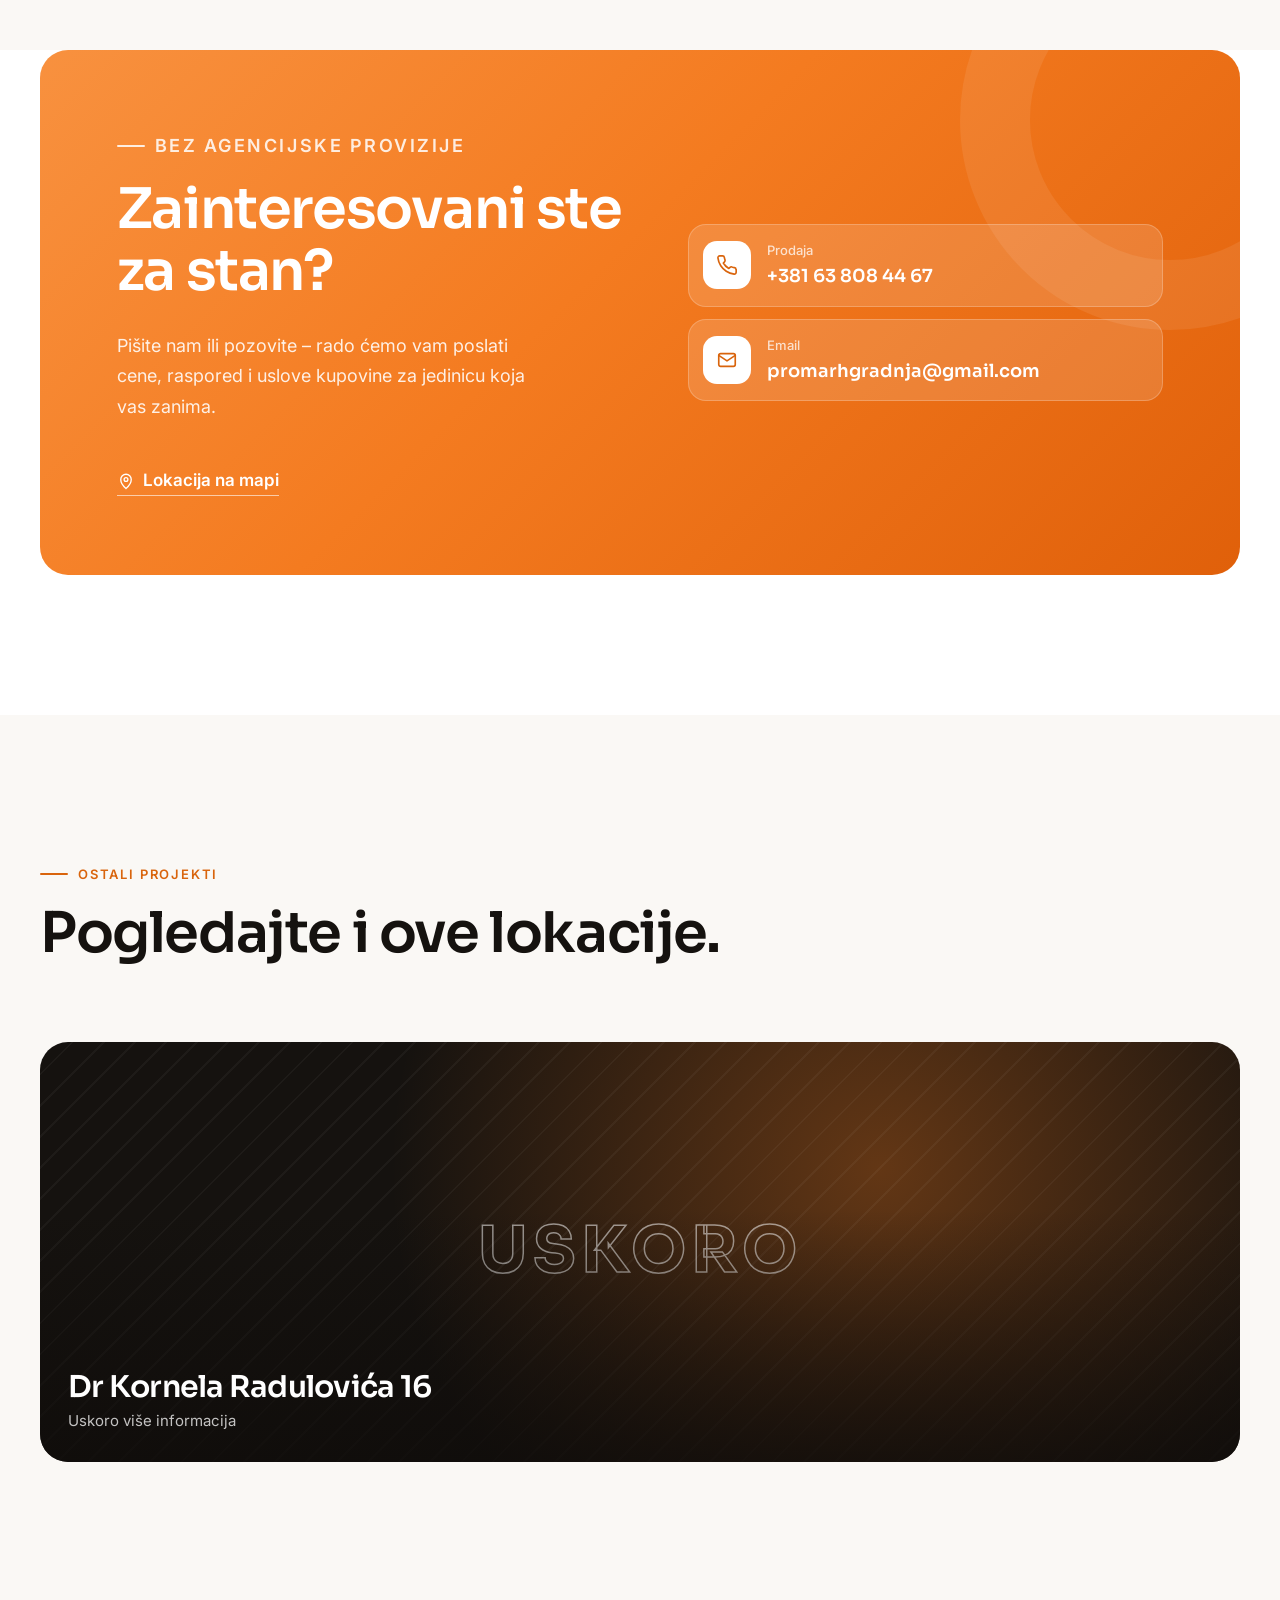
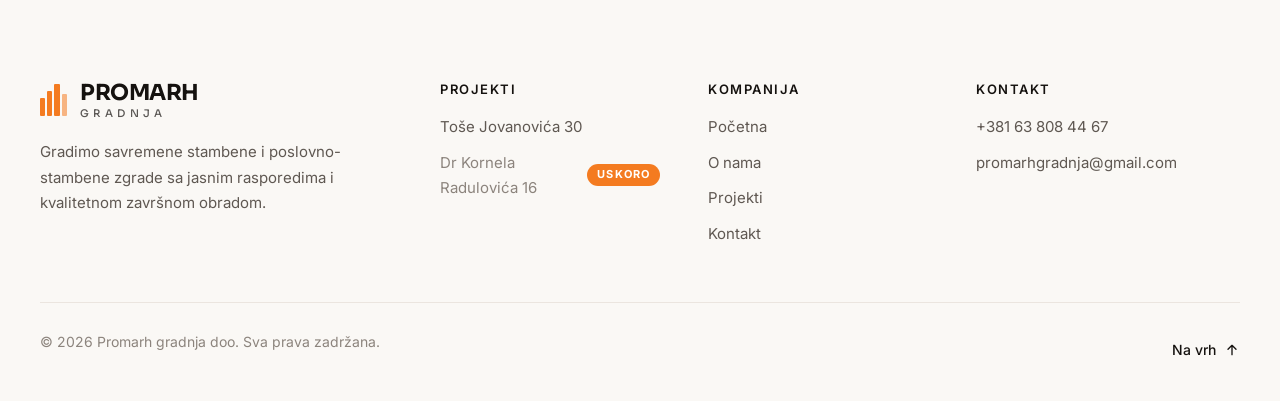
<file: tose-jovanovica-30/index.html>
<!doctype html>
<html lang="sr-RS">
<head>
	<meta charset="UTF-8">
	<meta name="viewport" content="width=device-width, initial-scale=1, viewport-fit=cover">
	<title>Toše Jovanovića&nbsp;30 – Promarh gradnja</title>
	<meta name="description" content="Poslovno-stambeni objekat Toše Jovanovića 30 u Zrenjaninu – 8 dvosobnih apartmana i 3 stana, garaža i lift. Pogledajte ponudu i osnove spratova.">
	<meta name="theme-color" content="#15120f">
	<link rel="icon" href="../images/favicon.svg" type="image/svg+xml">
	<link rel="preconnect" href="https://fonts.googleapis.com">
	<link rel="preconnect" href="https://fonts.gstatic.com" crossorigin>
	<link href="https://fonts.googleapis.com/css2?family=Inter:wght@400;500;600&family=Sora:wght@500;600;700&display=swap" rel="stylesheet">
	<link rel="stylesheet" href="../css/style.css?v=31">
</head>
<body>
	<a class="skip-link" href="#main">Pređi na sadržaj</a>

	<!-- Reusable icons -->
	<svg width="0" height="0" style="position:absolute" aria-hidden="true">
		<symbol id="i-arrow" viewBox="0 0 24 24"><path d="M5 12h14M13 6l6 6-6 6" fill="none" stroke="currentColor" stroke-width="2" stroke-linecap="round" stroke-linejoin="round"/></symbol>
		<symbol id="i-phone" viewBox="0 0 24 24"><path d="M22 16.9v3a2 2 0 0 1-2.2 2 19.8 19.8 0 0 1-8.6-3.1 19.5 19.5 0 0 1-6-6A19.8 19.8 0 0 1 2.1 4.2 2 2 0 0 1 4.1 2h3a2 2 0 0 1 2 1.7c.1.9.4 1.8.7 2.7a2 2 0 0 1-.5 2.1L8 9.8a16 16 0 0 0 6 6l1.3-1.3a2 2 0 0 1 2.1-.4c.9.3 1.8.6 2.7.7a2 2 0 0 1 1.7 2z" fill="none" stroke="currentColor" stroke-width="1.8" stroke-linecap="round" stroke-linejoin="round"/></symbol>
		<symbol id="i-mail" viewBox="0 0 24 24"><rect x="3" y="5" width="18" height="14" rx="2" fill="none" stroke="currentColor" stroke-width="1.8"/><path d="m3 7 9 6 9-6" fill="none" stroke="currentColor" stroke-width="1.8" stroke-linecap="round" stroke-linejoin="round"/></symbol>
		<symbol id="i-pin" viewBox="0 0 24 24"><path d="M12 22s7-6.1 7-12a7 7 0 1 0-14 0c0 5.9 7 12 7 12z" fill="none" stroke="currentColor" stroke-width="1.8"/><circle cx="12" cy="10" r="2.5" fill="none" stroke="currentColor" stroke-width="1.8"/></symbol>
		<symbol id="i-check" viewBox="0 0 24 24"><path d="m5 12.5 4.5 4.5L19 7.5" fill="none" stroke="currentColor" stroke-width="2.2" stroke-linecap="round" stroke-linejoin="round"/></symbol>
		<symbol id="i-chevron" viewBox="0 0 24 24"><path d="m6 9 6 6 6-6" fill="none" stroke="currentColor" stroke-width="2" stroke-linecap="round" stroke-linejoin="round"/></symbol>
		<symbol id="i-logo" viewBox="0 0 56 64"><rect x="0" y="28" width="10" height="36" rx="2" fill="#f47b20"/><rect x="14" y="14" width="10" height="50" rx="2" fill="#f47b20"/><rect x="28" y="0" width="12" height="64" rx="2" fill="#f47b20"/><rect x="44" y="20" width="10" height="44" rx="2" fill="#f47b20" opacity=".55"/></symbol>
	</svg>

	<!-- Header -->
	<header class="site-header" id="header">
		<div class="header-inner">
			<a href="/" class="brand" rel="home" aria-label="Promarh gradnja – početna">
				<svg class="brand-mark" width="28" height="32" aria-hidden="true"><use href="#i-logo"/></svg>
				<span class="brand-text">Promarh<small>gradnja</small></span>
			</a>

			<nav class="main-nav" aria-label="Glavni meni">
				<ul class="menu">
					<li class="has-children">
						<button class="menu-parent" aria-expanded="false">Ponuda stanova <svg width="14" height="14" aria-hidden="true"><use href="#i-chevron"/></svg></button>
						<ul class="dropdown">
							<li><a href="/tose-jovanovica-30/">Toše Jovanovića&nbsp;30</a></li>
							<li><span class="soon-item" aria-disabled="true">Dr Kornela Radulovića&nbsp;16 <span class="soon-badge">Uskoro</span></span></li>
						</ul>
					</li>
					<li><a href="/kontakt/">Kontakt</a></li>
				</ul>
			</nav>

			<a class="btn btn-accent btn-sm header-cta" href="tel:+381638084467">
				<svg width="16" height="16" aria-hidden="true"><use href="#i-phone"/></svg>
				<span>063 808 44 67</span>
			</a>

			<button class="menu-toggle" aria-label="Otvori meni" aria-controls="mobile-nav" aria-expanded="false">
				<span></span><span></span>
			</button>
		</div>
	</header>

	<!-- Mobile menu -->
	<div class="mobile-nav" id="mobile-nav" hidden>
		<nav aria-label="Mobilni meni">
			<ul>
				<li><a href="/">Početna</a></li>
				<li class="m-group">
					<button class="m-parent" aria-expanded="false">Ponuda stanova <svg width="18" height="18" aria-hidden="true"><use href="#i-chevron"/></svg></button>
					<ul>
						<li><a href="/tose-jovanovica-30/">Toše Jovanovića&nbsp;30</a></li>
						<li><span class="soon-item" aria-disabled="true">Dr Kornela Radulovića&nbsp;16 <span class="soon-badge">Uskoro</span></span></li>
					</ul>
				</li>
				<li><a href="/kontakt/">Kontakt</a></li>
			</ul>
		</nav>
		<div class="mobile-nav-contact">
			<a class="btn btn-accent" href="tel:+381638084467"><svg width="18" height="18" aria-hidden="true"><use href="#i-phone"/></svg> +381 63 808 44 67</a>
			<a class="mobile-mail" href="mailto:promarhgradnja@gmail.com">promarhgradnja@gmail.com</a>
		</div>
	</div>

	<main id="main">
		<!-- Hero -->
		<section class="page-hero page-hero-photo" style="background-image:url('../images/tose-jovanovica-30/zgrada.jpg')">
			<div class="container page-hero-inner">
				<div>
					<ol class="breadcrumb reveal" aria-label="Putanja">
						<li><a href="/">Početna</a></li>
						<li><a href="/#projekti">Projekti</a></li>
						<li aria-current="page">Toše Jovanovića&nbsp;30</li>
					</ol>
					<p class="pill reveal" style="--d:.05s"><span class="dot"></span> Poslovno-stambeni objekat · Zrenjanin</p>
					<h1 class="reveal" style="--d:.1s">Toše Jovanovića&nbsp;30</h1>
					<div class="hero-actions reveal" style="--d:.3s">
						<a class="btn btn-accent" href="#spratovi">Izaberite stan <svg width="18" height="18" aria-hidden="true"><use href="#i-arrow"/></svg></a>
						<a class="btn btn-glass" href="tel:+381638084467">Pozovite prodaju</a>
					</div>
				</div>
				<div class="hero-card reveal" style="--d:.4s">
					<small>Spratnost</small>
					<strong>Su+VP+1+PS</strong>
				</div>
			</div>
		</section>

		<!-- Stats -->
		<section class="stats">
			<div class="container stats-grid stats-grid-5">
				<div class="stat reveal"><strong data-stat="apartments">11</strong><span>stanova i apartmana</span></div>
				<div class="stat reveal" style="--d:.1s"><strong data-count="962">962</strong><span>m² neto površine</span></div>
				<div class="stat reveal" style="--d:.2s"><strong data-count="5">5</strong><span>garažnih mesta</span></div>
				<div class="stat reveal" style="--d:.3s"><strong data-count="7">7</strong><span>parking mesta</span></div>
				<div class="stat reveal" style="--d:.4s"><strong data-stat="free">11</strong><span>slobodnih jedinica</span></div>
			</div>
		</section>

		<!-- Overview -->
		<section class="overview section">
			<div class="container overview-grid">
				<div class="overview-copy">
					<p class="eyebrow reveal">O projektu</p>
					<h2 class="reveal" style="--d:.1s">Kompaktna zgrada, promišljeni rasporedi.</h2>
					<p class="reveal" style="--d:.2s">Slobodnostojeći poslovno-stambeni objekat gradi se na parceli od 513&nbsp;m² u ulici Toše Jovanovića u Zrenjaninu. Ima suteren, visoko prizemlje, sprat i povučeni sprat, ravan krov, a sve etaže povezuju trokrako stepenište i lift.</p>
					<p class="reveal" style="--d:.25s">Na visokom prizemlju i spratu nalazi se po četiri dvosobna apartmana sa lođom – poslovni deo objekta, namenjen smeštaju za kratkotrajni boravak. Povučeni sprat čine tri stana, od kojih dva imaju terase od oko 27&nbsp;m². U suterenu su garaža, ulazni hol i tehničke prostorije.</p>

					<dl class="spec-list reveal" style="--d:.3s">
						<div><dt>Lokacija</dt><dd>Toše Jovanovića 30, 23000 Zrenjanin</dd></div>
						<div><dt>Spratnost</dt><dd>Su+VP+1+PS</dd></div>
						<div><dt>Namena</dt><dd>Poslovno-stambena (50% / 50%)</dd></div>
						<div><dt>Jedinice</dt><dd>8 apartmana + 3 stana</dd></div>
						<div><dt>Neto površina</dt><dd>962,64 m²</dd></div>
						<div><dt>Bruto površina</dt><dd>1.157,64 m²</dd></div>
						<div><dt>Površina parcele</dt><dd>513,00 m²</dd></div>
						<div><dt>Visina objekta</dt><dd>12,70 m</dd></div>
						<div><dt>Garaža</dt><dd>5 garažnih mesta u suterenu</dd></div>
						<div><dt>Parkiranje</dt><dd>7 parking mesta – 4 na parceli, 3 uz ulicu</dd></div>
						<div><dt>Zelene površine</dt><dd>20% parcele</dd></div>
						<div><dt>Katastarska parcela</dt><dd>6826, KO Zrenjanin I</dd></div>
						<div><dt>Investitor</dt><dd>Promarh gradnja doo</dd></div>
						<div><dt>Projektant</dt><dd>„BSN TEH GRAD” doo, Zrenjanin</dd></div>
					</dl>
				</div>

				<div class="overview-media">
					<figure class="overview-photo reveal">
						<img src="../images/tose-jovanovica-30/fasada-2.jpg" alt="Toše Jovanovića 30 – fasada" width="1576" height="766" loading="lazy">
						<figcaption>Fasada</figcaption>
					</figure>
					<figure class="overview-photo reveal" style="--d:.15s">
						<img src="../images/tose-jovanovica-30/ulaz.jpg" alt="Toše Jovanovića 30 – ulaz i garaža" width="1535" height="1024" loading="lazy">
						<figcaption>Ulaz i garaža</figcaption>
					</figure>
				</div>
			</div>
		</section>

		<!-- Floor picker -->
		<section class="picker section" id="spratovi">
			<div class="container">
				<div class="section-head">
					<div>
						<p class="eyebrow reveal">Interaktivni prikaz</p>
						<h2 class="reveal" style="--d:.1s">Zgrada po spratovima.</h2>
					</div>
					<p class="section-head-text reveal" style="--d:.2s">Kliknite na sprat na zgradi ili ga izaberite sa liste da vidite stanove i apartmane.</p>
				</div>

				<div class="picker-grid">
					<div class="picker-media picker-media-fit reveal">
						<img src="../images/tose-jovanovica-30/fasada-2.jpg" alt="Toše Jovanovića 30 – fasada" width="1576" height="766">
						<div class="picker-tooltip" hidden></div>
						<span class="picker-hint">Kliknite na sprat</span>
					</div>
					<div class="floor-panel reveal" style="--d:.15s">
						<h3>Spratovi</h3>
						<ul class="floor-list"></ul>
					</div>
				</div>
			</div>
		</section>

		<!-- Apartments -->
		<section class="apartments section" id="stanovi">
			<div class="container">
				<div class="apt-head">
					<div>
						<p class="eyebrow">Ponuda</p>
						<h2 class="apt-title">Svi stanovi i apartmani</h2>
						<p class="apt-summary"></p>
					</div>
				</div>
				<div class="apt-controls">
					<div class="floor-chips" role="group" aria-label="Filter po spratu"></div>
					<label class="free-toggle">
						<input type="checkbox">
						<span class="switch" aria-hidden="true"></span>
						Samo slobodni
					</label>
				</div>
				<div class="apt-grid" aria-live="polite"></div>
				<p class="apt-note">* Apartmani A1–A8 su poslovni deo objekta (smeštaj za kratkotrajni boravak), a stanovi S1–S3 stambeni deo. Površine su neto, prema projektu za građevinsku dozvolu (oktobar 2026); moguće su manje izmene tokom izrade projekta za izvođenje.</p>
			</div>
		</section>

		<!-- CTA -->
		<section class="cta cta-plain section" id="kontakt">
			<div class="container">
				<div class="cta-card reveal">
					<div class="cta-copy">
						<p class="eyebrow eyebrow-light">Bez agencijske provizije</p>
						<h2>Zainteresovani ste za stan?</h2>
						<p>Pišite nam ili pozovite – rado ćemo vam poslati cene, raspored i uslove kupovine za jedinicu koja vas zanima.</p>
						<a class="cta-map" href="https://www.google.com/maps/search/?api=1&amp;query=To%C5%A1e%20Jovanovi%C4%87a%2030%2C%20Zrenjanin" target="_blank" rel="noopener"><svg width="18" height="18" aria-hidden="true"><use href="#i-pin"/></svg> Lokacija na mapi</a>
					</div>
					<div class="cta-actions">
						<a class="cta-link" href="tel:+381638084467">
							<span class="cta-icon"><svg width="22" height="22" aria-hidden="true"><use href="#i-phone"/></svg></span>
							<span><small>Prodaja</small>+381 63 808 44 67</span>
						</a>
						<a class="cta-link" href="mailto:promarhgradnja@gmail.com?subject=Upit%20%E2%80%93%20To%C5%A1e%20Jovanovi%C4%87a%2030">
							<span class="cta-icon"><svg width="22" height="22" aria-hidden="true"><use href="#i-mail"/></svg></span>
							<span><small>Email</small>promarhgradnja<wbr>@gmail.com</span>
						</a>
					</div>
				</div>
			</div>
		</section>

		<!-- Other projects -->
		<section class="other section">
			<div class="container">
				<div class="section-head">
					<div>
						<p class="eyebrow reveal">Ostali projekti</p>
						<h2 class="reveal" style="--d:.1s">Pogledajte i ove lokacije.</h2>
					</div>
				</div>
				<div class="other-grid">
					<div class="other-card other-soon reveal">
						<span class="soon-panel" aria-hidden="true"><span>Uskoro</span></span>
						<div><h3>Dr Kornela Radulovića&nbsp;16</h3><p>Uskoro više informacija</p></div>
					</div>
				</div>
			</div>
		</section>
	</main>

	<!-- Footer -->
	<footer class="site-footer">
		<div class="container footer-grid">
			<div class="footer-brand">
				<a href="/" class="brand" aria-label="Promarh gradnja – početna">
					<svg class="brand-mark" width="28" height="32" aria-hidden="true"><use href="#i-logo"/></svg>
					<span class="brand-text">Promarh<small>gradnja</small></span>
				</a>
				<p>Gradimo savremene stambene i poslovno-stambene zgrade sa jasnim rasporedima i kvalitetnom završnom obradom.</p>
			</div>
			<div class="footer-col">
				<h4>Projekti</h4>
				<ul>
					<li><a href="/tose-jovanovica-30/">Toše Jovanovića&nbsp;30</a></li>
					<li><span class="soon-item" aria-disabled="true">Dr Kornela Radulovića&nbsp;16 <span class="soon-badge">Uskoro</span></span></li>
				</ul>
			</div>
			<div class="footer-col">
				<h4>Kompanija</h4>
				<ul>
					<li><a href="/">Početna</a></li>
					<li><a href="/#o-nama">O nama</a></li>
					<li><a href="/#projekti">Projekti</a></li>
					<li><a href="/kontakt/">Kontakt</a></li>
				</ul>
			</div>
			<div class="footer-col">
				<h4>Kontakt</h4>
				<ul>
					<li><a href="tel:+381638084467">+381 63 808 44 67</a></li>
					<li><a href="mailto:promarhgradnja@gmail.com">promarhgradnja@gmail.com</a></li>
				</ul>
			</div>
		</div>
		<div class="container footer-bottom">
			<p>© <span id="year">2026</span> Promarh gradnja doo. Sva prava zadržana.</p>
			<a href="#header" class="to-top">Na vrh <svg width="16" height="16" aria-hidden="true"><use href="#i-arrow"/></svg></a>
		</div>
	</footer>

	<script src="../js/data/tose-jovanovica-30.js?v=31"></script>
	<script src="../js/building.js?v=31"></script>
	<script src="../js/main.js?v=31"></script>
</body>
</html>
</file>
<file: css/style.css>
/* ==========================================================================
   Promarh gradnja – home page
   ========================================================================== */

:root {
	--accent: #f47b20;
	--accent-600: #d9640c;
	--accent-50: #fff3e8;
	--green: #1f6b47;
	--ink: #15120f;
	--ink-2: #221d19;
	--ink-3: #2e2823;
	--text: #5f5852;
	--muted: #8c847d;
	--line: #ebe5df;
	--bg: #faf8f5;
	--white: #fff;

	--font-display: 'Sora', system-ui, sans-serif;
	--font-body: 'Inter', system-ui, sans-serif;

	--radius-lg: 28px;
	--radius: 18px;
	--radius-sm: 12px;
	--shadow: 0 24px 60px -24px rgba(40, 24, 10, .25);
	--shadow-sm: 0 10px 30px -12px rgba(40, 24, 10, .18);

	--container: 1240px;
	--gutter: clamp(16px, 4vw, 40px);
	--header-h: 84px;
	--ease: cubic-bezier(.22, .8, .24, 1);
}

*,
*::before,
*::after { box-sizing: border-box; }

html { scroll-behavior: smooth; scroll-padding-top: 90px; }

body {
	margin: 0;
	font-family: var(--font-body);
	font-size: 17px;
	line-height: 1.7;
	color: var(--text);
	background: var(--bg);
	-webkit-font-smoothing: antialiased;
	text-rendering: optimizeLegibility;
}
body.no-scroll { overflow: hidden; }

img { max-width: 100%; height: auto; display: block; }
a { color: inherit; text-decoration: none; }
button { font: inherit; color: inherit; }
ul, ol { margin: 0; padding: 0; list-style: none; }
figure, blockquote { margin: 0; }

h1, h2, h3, h4 {
	margin: 0 0 .5em;
	font-family: var(--font-display);
	font-weight: 600;
	line-height: 1.1;
	letter-spacing: -.025em;
	color: var(--ink);
}
h2 { font-size: clamp(34px, 4.6vw, 56px); }
h3 { font-size: clamp(26px, 2.6vw, 36px); }
p { margin: 0 0 1.1em; }
p:last-child { margin-bottom: 0; }

.container {
	width: 100%;
	max-width: calc(var(--container) + var(--gutter) * 2);
	margin: 0 auto;
	padding: 0 var(--gutter);
}
.section { padding: clamp(80px, 11vw, 140px) 0; }

.skip-link {
	position: absolute;
	left: -9999px;
	top: 10px;
	z-index: 1000;
	padding: 10px 18px;
	border-radius: 999px;
	background: var(--white);
	color: var(--ink);
}
.skip-link:focus { left: 10px; }

:focus-visible { outline: 2px solid var(--accent); outline-offset: 3px; }

.eyebrow {
	display: inline-flex;
	align-items: center;
	gap: 10px;
	margin-bottom: 18px;
	font-size: 13px;
	font-weight: 600;
	letter-spacing: .14em;
	text-transform: uppercase;
	color: var(--accent-600);
}
.eyebrow::before {
	content: '';
	width: 28px;
	height: 2px;
	border-radius: 2px;
	background: currentColor;
}
.eyebrow-light { color: rgba(255, 255, 255, .85); }

/* Buttons ---------------------------------------------------------------- */

.btn {
	display: inline-flex;
	align-items: center;
	justify-content: center;
	gap: 10px;
	padding: 16px 28px;
	border: 1px solid transparent;
	border-radius: 999px;
	font-size: 15px;
	font-weight: 600;
	line-height: 1;
	white-space: nowrap;
	cursor: pointer;
	transition: background-color .25s, color .25s, border-color .25s, transform .25s var(--ease), box-shadow .25s;
}
.btn svg { transition: transform .25s var(--ease); }
.btn:hover svg use[href="#i-arrow"],
.btn:hover svg { transform: translateX(3px); }
.btn:has(use[href="#i-phone"]):hover svg { transform: none; }
.btn-sm { padding: 12px 20px; font-size: 14px; }

.btn-accent { background: var(--accent); color: var(--white); box-shadow: 0 10px 24px -10px rgba(244, 123, 32, .8); }
.btn-accent:hover { background: var(--accent-600); transform: translateY(-2px); }

.btn-glass {
	background: rgba(255, 255, 255, .12);
	border-color: rgba(255, 255, 255, .35);
	color: var(--white);
	backdrop-filter: blur(10px);
	-webkit-backdrop-filter: blur(10px);
}
.btn-glass:hover { background: var(--white); color: var(--ink); }

.btn-dark { background: var(--ink); color: var(--white); }
.btn-dark:hover { background: var(--accent); transform: translateY(-2px); }

/* Brand ------------------------------------------------------------------ */

.brand {
	display: inline-flex;
	align-items: center;
	gap: 12px;
	flex-shrink: 0;
}
.brand-text {
	display: flex;
	flex-direction: column;
	font-family: var(--font-display);
	font-size: 22px;
	font-weight: 700;
	line-height: 1;
	letter-spacing: -.02em;
	text-transform: uppercase;
}
.brand-text small {
	margin-top: 5px;
	font-size: 10.5px;
	font-weight: 500;
	letter-spacing: .42em;
	opacity: .7;
}

/* Header ----------------------------------------------------------------- */

.site-header {
	position: fixed;
	top: 0;
	left: 0;
	right: 0;
	z-index: 100;
	color: var(--white);
	transition: background-color .35s, color .35s, box-shadow .35s, transform .35s var(--ease);
}
.header-inner {
	display: flex;
	align-items: center;
	gap: 32px;
	height: var(--header-h);
	max-width: calc(var(--container) + var(--gutter) * 2);
	margin: 0 auto;
	padding: 0 var(--gutter);
}
.site-header.is-scrolled {
	color: var(--ink);
	background: rgba(250, 248, 245, .82);
	backdrop-filter: saturate(180%) blur(16px);
	-webkit-backdrop-filter: saturate(180%) blur(16px);
	box-shadow: 0 1px 0 var(--line);
}
.site-header.is-hidden { transform: translateY(-100%); }

.main-nav { margin-left: auto; }
.menu { display: flex; align-items: center; gap: 4px; }
.menu > li { position: relative; }
.menu > li > a,
.menu-parent {
	display: inline-flex;
	align-items: center;
	gap: 4px;
	padding: 10px 14px;
	border: 0;
	border-radius: 999px;
	background: none;
	font-size: 15px;
	font-weight: 500;
	cursor: pointer;
	transition: background-color .2s, color .2s;
}
.menu > li > a:hover,
.menu-parent:hover,
.menu > li:focus-within > .menu-parent { background: rgba(255, 255, 255, .14); }
.is-scrolled .menu > li > a:hover,
.is-scrolled .menu-parent:hover,
.is-scrolled .menu > li:focus-within > .menu-parent { background: rgba(21, 18, 15, .06); }
.menu-parent svg { transition: transform .25s; }
.has-children:hover .menu-parent svg,
.menu-parent[aria-expanded="true"] svg { transform: rotate(180deg); }

.dropdown {
	position: absolute;
	top: calc(100% + 10px);
	left: 50%;
	width: 290px;
	padding: 8px;
	border-radius: var(--radius);
	background: var(--white);
	box-shadow: var(--shadow);
	opacity: 0;
	visibility: hidden;
	transform: translate(-50%, 8px);
	transition: opacity .2s, transform .25s var(--ease), visibility .2s;
}
.dropdown::before {
	/* hover bridge between trigger and panel */
	content: '';
	position: absolute;
	left: 0;
	right: 0;
	top: -12px;
	height: 12px;
}
.has-children:hover > .dropdown,
.has-children:focus-within > .dropdown,
.menu-parent[aria-expanded="true"] + .dropdown {
	opacity: 1;
	visibility: visible;
	transform: translate(-50%, 0);
}
.dropdown a {
	display: block;
	padding: 11px 14px;
	border-radius: var(--radius-sm);
	font-size: 14.5px;
	line-height: 1.4;
	color: var(--ink);
	transition: background-color .2s, color .2s;
}
.dropdown a:hover { background: var(--accent-50); color: var(--accent-600); }

.menu-toggle {
	display: none;
	position: relative;
	width: 46px;
	height: 46px;
	margin-left: auto;
	border: 1px solid currentColor;
	border-radius: 50%;
	background: none;
	cursor: pointer;
	opacity: .9;
}
.menu-toggle span {
	position: absolute;
	left: 13px;
	right: 13px;
	height: 2px;
	border-radius: 2px;
	background: currentColor;
	transition: transform .3s var(--ease), top .3s var(--ease);
}
.menu-toggle span:first-child { top: 18px; }
.menu-toggle span:last-child { top: 25px; }
.menu-open .menu-toggle span:first-child { top: 21.5px; transform: rotate(45deg); }
.menu-open .menu-toggle span:last-child { top: 21.5px; transform: rotate(-45deg); }

/* Mobile nav */
.mobile-nav {
	position: fixed;
	inset: 0;
	z-index: 90;
	display: flex;
	flex-direction: column;
	padding: calc(var(--header-h) + 20px) var(--gutter) 32px;
	overflow-y: auto;
	background: var(--ink);
	color: var(--white);
	animation: fade-in .3s ease;
}
.mobile-nav[hidden] { display: none; }
.mobile-nav nav > ul > li { border-bottom: 1px solid rgba(255, 255, 255, .08); }
.mobile-nav nav > ul > li > a,
.m-parent {
	display: flex;
	align-items: center;
	justify-content: space-between;
	width: 100%;
	padding: 16px 0;
	border: 0;
	background: none;
	font-family: var(--font-display);
	font-size: 24px;
	font-weight: 500;
	letter-spacing: -.02em;
	text-align: left;
	cursor: pointer;
}
.m-parent svg { transition: transform .25s; }
.m-parent[aria-expanded="true"] svg { transform: rotate(180deg); }
.m-group ul { display: none; padding: 0 0 14px; }
.m-parent[aria-expanded="true"] + ul { display: block; }
.m-group ul a { display: block; padding: 8px 0; color: rgba(255, 255, 255, .7); }
.m-group ul a:hover { color: var(--accent); }
.mobile-nav-contact {
	display: flex;
	flex-direction: column;
	gap: 14px;
	margin-top: auto;
	padding-top: 32px;
}
.mobile-mail { text-align: center; color: rgba(255, 255, 255, .7); }
.menu-open .site-header { color: var(--white); background: transparent; box-shadow: none; backdrop-filter: none; -webkit-backdrop-filter: none; }
.menu-open .header-cta { display: none; }
.menu-open .header-cta + .menu-toggle { margin-left: auto; }

/* Hero ------------------------------------------------------------------- */

.hero {
	position: relative;
	display: flex;
	flex-direction: column;
	justify-content: flex-end;
	min-height: 100vh;
	min-height: 100svh;
	padding-top: var(--header-h);
	overflow: hidden;
	color: var(--white);
	background: var(--ink);
}
.hero-media { position: absolute; inset: 0; }
.hero-media::after {
	content: '';
	position: absolute;
	inset: 0;
	background:
		linear-gradient(90deg, rgba(15, 12, 10, .78) 0%, rgba(15, 12, 10, .35) 55%, rgba(15, 12, 10, .1) 100%),
		linear-gradient(0deg, rgba(15, 12, 10, .7) 0%, rgba(15, 12, 10, 0) 45%),
		linear-gradient(180deg, rgba(15, 12, 10, .5) 0%, rgba(15, 12, 10, 0) 25%);
}
.hero-slide {
	position: absolute;
	inset: 0;
	background-size: cover;
	background-position: center;
	opacity: 0;
	transform: scale(1.08);
	transition: opacity 1.2s ease, transform 7s linear;
}
.hero-slide.is-active { opacity: 1; transform: scale(1); }

.hero-content {
	position: relative;
	padding-top: 60px;
	padding-bottom: 48px;
}
.pill {
	display: inline-flex;
	align-items: center;
	gap: 10px;
	margin-bottom: 28px;
	padding: 8px 16px 8px 12px;
	border: 1px solid rgba(255, 255, 255, .25);
	border-radius: 999px;
	background: rgba(255, 255, 255, .08);
	backdrop-filter: blur(10px);
	-webkit-backdrop-filter: blur(10px);
	font-size: 14px;
	font-weight: 500;
}
.dot {
	width: 8px;
	height: 8px;
	border-radius: 50%;
	background: var(--accent);
	box-shadow: 0 0 0 4px rgba(244, 123, 32, .3);
	animation: pulse 2s infinite;
}
.hero h1 {
	max-width: 13ch;
	margin-bottom: 24px;
	font-size: clamp(44px, 7.4vw, 104px);
	font-weight: 600;
	line-height: 1;
	letter-spacing: -.04em;
	color: var(--white);
}
.hero h1 em {
	font-style: normal;
	color: var(--accent);
}
.hero-lead {
	max-width: 520px;
	margin-bottom: 36px;
	font-size: clamp(17px, 1.4vw, 19px);
	color: rgba(255, 255, 255, .82);
}
.hero-actions { display: flex; flex-wrap: wrap; gap: 12px; }

.hero-bottom {
	position: relative;
	padding-bottom: 32px;
}
.hero-tabs {
	display: grid;
	grid-template-columns: repeat(2, 1fr);
	border-top: 1px solid rgba(255, 255, 255, .2);
}
.hero-tab {
	position: relative;
	display: flex;
	align-items: center;
	gap: 12px;
	padding: 22px 0 0;
	border: 0;
	background: none;
	font-size: 15px;
	font-weight: 500;
	text-align: left;
	color: rgba(255, 255, 255, .55);
	cursor: pointer;
	transition: color .3s;
}
.hero-tab:hover,
.hero-tab.is-active { color: var(--white); }
.tab-num { font-size: 12px; font-weight: 600; letter-spacing: .1em; color: var(--accent); }
.hero-tab i {
	position: absolute;
	top: -1px;
	left: 0;
	height: 2px;
	width: 0;
	background: var(--accent);
}
.hero-tab.is-active i { animation: progress var(--slide-duration, 6s) linear forwards; }

/* Stats ------------------------------------------------------------------ */

.stats {
	position: relative;
	z-index: 2;
	background: var(--white);
	border-bottom: 1px solid var(--line);
}
.stats-grid {
	display: grid;
	grid-template-columns: repeat(4, 1fr);
}
.stat {
	padding: 40px 28px;
	border-left: 1px solid var(--line);
}
.stat:first-child { border-left: 0; padding-left: 0; }
.stat strong {
	display: block;
	margin-bottom: 6px;
	font-family: var(--font-display);
	font-size: clamp(38px, 4vw, 52px);
	font-weight: 600;
	line-height: 1;
	letter-spacing: -.04em;
	color: var(--ink);
}
.stat span { display: block; max-width: 200px; font-size: 15px; line-height: 1.5; }

/* About ------------------------------------------------------------------ */

.about-grid {
	display: grid;
	grid-template-columns: 1fr 1.1fr;
	gap: clamp(48px, 7vw, 110px);
	align-items: center;
}
.about-copy h2 { max-width: 12ch; margin-bottom: 28px; }
.about-copy > p { max-width: 540px; }

.checklist {
	display: grid;
	grid-template-columns: 1fr 1fr;
	gap: 14px 24px;
	margin-top: 36px;
}
.checklist li {
	display: flex;
	align-items: center;
	gap: 12px;
	font-size: 15.5px;
	font-weight: 500;
	color: var(--ink);
}
.checklist svg {
	flex-shrink: 0;
	width: 30px;
	height: 30px;
	padding: 6px;
	border-radius: 50%;
	background: var(--accent-50);
	color: var(--accent-600);
}

.about-media {
	position: relative;
	padding: 0 0 80px 70px;
}
.about-media figure { overflow: hidden; border-radius: var(--radius-lg); }
.about-media img { width: 100%; height: 100%; object-fit: cover; }
.about-img-main { aspect-ratio: 4 / 5; box-shadow: var(--shadow); }
.about-img-small {
	position: absolute;
	left: 0;
	bottom: 0;
	width: 46%;
	aspect-ratio: 1;
	border: 8px solid var(--bg);
	box-shadow: var(--shadow);
}
.img-placeholder { background: #ece6df; }
.about-img-small.img-placeholder { background: #e3dcd3; }
.about-quote {
	position: absolute;
	right: -20px;
	bottom: 30px;
	max-width: 280px;
	padding: 26px 28px;
	border-radius: var(--radius);
	background: var(--accent);
	box-shadow: var(--shadow);
	font-family: var(--font-display);
	font-size: 17px;
	font-weight: 500;
	line-height: 1.45;
	color: var(--white);
}

/* Projects --------------------------------------------------------------- */

.projects { background: var(--white); }

.section-head {
	display: flex;
	align-items: flex-end;
	justify-content: space-between;
	gap: 40px;
	margin-bottom: clamp(48px, 6vw, 80px);
}
.section-head h2 { margin-bottom: 0; }
.section-head-text { max-width: 380px; margin: 0; }

.project {
	display: grid;
	grid-template-columns: 1.25fr 1fr;
	gap: clamp(32px, 5vw, 80px);
	align-items: center;
}
.project + .project { margin-top: clamp(64px, 9vw, 120px); }
.project-reverse { grid-template-columns: 1fr 1.25fr; }
.project-reverse .project-media { order: 2; }

.project-media {
	position: relative;
	display: block;
	overflow: hidden;
	aspect-ratio: 4 / 3;
	border-radius: var(--radius-lg);
	background: var(--line);
}
.project-media img {
	width: 100%;
	height: 100%;
	object-fit: cover;
	transition: transform 1s var(--ease);
}
.project:hover .project-media img { transform: scale(1.05); }
.project-tag {
	position: absolute;
	top: 20px;
	left: 20px;
	padding: 8px 14px;
	border-radius: 999px;
	background: rgba(255, 255, 255, .9);
	backdrop-filter: blur(8px);
	-webkit-backdrop-filter: blur(8px);
	font-size: 13px;
	font-weight: 600;
	color: var(--ink);
}

.project-body { position: relative; }
.project-num {
	display: block;
	margin-bottom: 8px;
	font-family: var(--font-display);
	font-size: clamp(64px, 7vw, 96px);
	font-weight: 700;
	line-height: 1;
	letter-spacing: -.05em;
	color: transparent;
	-webkit-text-stroke: 1.5px var(--line);
}
.project-loc {
	display: flex;
	align-items: center;
	gap: 8px;
	margin-bottom: 12px;
	font-size: 14px;
	font-weight: 500;
	color: var(--accent-600);
}
.project-green .project-loc { color: var(--green); }
.project-body h3 { font-size: clamp(32px, 3.4vw, 46px); margin-bottom: 18px; }
.project-body > p { max-width: 500px; }

.facts {
	display: flex;
	flex-wrap: wrap;
	gap: 8px;
	margin: 28px 0 34px;
}
.facts li {
	padding: 9px 16px;
	border: 1px solid var(--line);
	border-radius: 999px;
	font-size: 14px;
	color: var(--text);
}
.facts strong { font-weight: 600; color: var(--ink); }

/* Process ---------------------------------------------------------------- */

.process {
	background: var(--ink);
	color: rgba(255, 255, 255, .65);
}
.process h2,
.process h3 { color: var(--white); }
.process .eyebrow { color: var(--accent); }

.steps {
	display: grid;
	grid-template-columns: repeat(3, 1fr);
	gap: 20px;
	counter-reset: step;
}
.step {
	position: relative;
	padding: 40px 36px 44px;
	border: 1px solid rgba(255, 255, 255, .08);
	border-radius: var(--radius-lg);
	background: var(--ink-2);
	transition: background-color .3s, border-color .3s, transform .4s var(--ease);
}
.step:hover {
	background: var(--ink-3);
	border-color: rgba(244, 123, 32, .4);
	transform: translateY(-6px);
}
.step-icon {
	display: block;
	width: 56px;
	height: 56px;
	margin-bottom: 48px;
	background: var(--accent);
	-webkit-mask: center / contain no-repeat;
	mask: center / contain no-repeat;
}
.step-num {
	position: absolute;
	top: 36px;
	right: 36px;
	font-family: var(--font-display);
	font-size: 14px;
	font-weight: 600;
	color: rgba(255, 255, 255, .3);
}
.step h3 { font-size: 24px; margin-bottom: 12px; }
.step p { font-size: 16px; }

/* CTA -------------------------------------------------------------------- */

.cta { padding-top: 0; background: linear-gradient(var(--ink) 50%, var(--bg) 50%); }
.cta-card {
	position: relative;
	display: grid;
	grid-template-columns: 1.1fr 1fr;
	gap: 48px;
	align-items: center;
	padding: clamp(40px, 6vw, 80px);
	overflow: hidden;
	border-radius: var(--radius-lg);
	background: linear-gradient(135deg, #f8913f 0%, var(--accent) 45%, #e0600a 100%);
	color: rgba(255, 255, 255, .88);
}
.cta-card::after {
	/* decorative rings */
	content: '';
	position: absolute;
	right: -140px;
	top: -140px;
	width: 420px;
	height: 420px;
	border-radius: 50%;
	border: 70px solid rgba(255, 255, 255, .08);
	pointer-events: none;
}
.cta-copy h2 { color: var(--white); }
.cta-copy p { max-width: 440px; font-size: 18px; }
.cta-actions { position: relative; z-index: 1; display: grid; gap: 12px; }
.cta-link {
	display: flex;
	align-items: center;
	gap: 16px;
	padding: 14px 20px 14px 14px;
	border-radius: var(--radius);
	background: rgba(255, 255, 255, .14);
	border: 1px solid rgba(255, 255, 255, .22);
	font-family: var(--font-display);
	font-size: 18px;
	font-weight: 600;
	color: var(--white);
	transition: background-color .25s, color .25s, transform .25s var(--ease);
	overflow-wrap: anywhere;
}
.cta-link:hover { background: var(--white); color: var(--ink); transform: translateX(4px); }
.cta-link small {
	display: block;
	font-family: var(--font-body);
	font-size: 13px;
	font-weight: 500;
	opacity: .75;
}
.cta-icon {
	display: grid;
	place-items: center;
	flex-shrink: 0;
	width: 48px;
	height: 48px;
	border-radius: 14px;
	background: var(--white);
	color: var(--accent-600);
}

/* Footer ----------------------------------------------------------------- */

.site-footer {
	padding: 80px 0 32px;
	background: var(--bg);
	font-size: 15px;
}
.footer-grid {
	display: grid;
	grid-template-columns: 1.6fr 1fr 1fr 1.2fr;
	gap: 48px;
	padding-bottom: 56px;
}
.footer-brand .brand { margin-bottom: 20px; color: var(--ink); }
.footer-brand p { max-width: 320px; }
.footer-col h4 {
	margin-bottom: 18px;
	font-family: var(--font-body);
	font-size: 13px;
	font-weight: 600;
	letter-spacing: .12em;
	text-transform: uppercase;
	color: var(--ink);
}
.footer-col li + li { margin-top: 10px; }
.footer-col a { transition: color .2s; overflow-wrap: anywhere; }
.footer-col a:hover { color: var(--accent-600); }

.footer-bottom {
	position: relative;
	display: flex;
	align-items: center;
	justify-content: space-between;
	gap: 20px;
	padding-top: 28px;
	font-size: 14px;
	color: var(--muted);
}
.footer-bottom::before {
	content: '';
	position: absolute;
	top: 0;
	left: var(--gutter);
	right: var(--gutter);
	border-top: 1px solid var(--line);
}
.to-top {
	display: inline-flex;
	align-items: center;
	gap: 8px;
	font-weight: 500;
	color: var(--ink);
}
.to-top svg { transform: rotate(-90deg); transition: transform .25s var(--ease); }
.to-top:hover svg { transform: rotate(-90deg) translateX(3px); }

/* Animations ------------------------------------------------------------- */

.reveal {
	opacity: 0;
	transform: translateY(28px);
	transition: opacity .9s var(--ease), transform .9s var(--ease);
	transition-delay: var(--d, 0s);
}
.reveal.is-visible { opacity: 1; transform: none; }

@keyframes progress { from { width: 0; } to { width: 100%; } }
@keyframes fade-in { from { opacity: 0; } to { opacity: 1; } }
@keyframes pulse {
	0%, 100% { box-shadow: 0 0 0 4px rgba(244, 123, 32, .3); }
	50% { box-shadow: 0 0 0 8px rgba(244, 123, 32, 0); }
}

@media (prefers-reduced-motion: reduce) {
	html { scroll-behavior: auto; }
	*, *::before, *::after { animation: none !important; transition: none !important; }
	.reveal { opacity: 1; transform: none; }
}

/* Responsive ------------------------------------------------------------- */

@media (max-width: 820px) {
	.main-nav { display: none; }
	.menu-toggle { display: block; }
	.header-cta { margin-left: auto; }
	.header-cta + .menu-toggle { margin-left: 0; }
	.header-inner { gap: 12px; }
}

@media (max-width: 960px) {
	.stats-grid { grid-template-columns: repeat(2, 1fr); }
	.stat { padding: 32px 24px; }
	.stat:nth-child(odd) { border-left: 0; padding-left: 0; }
	.stat:nth-child(n+3) { border-top: 1px solid var(--line); }

	.about-grid { grid-template-columns: 1fr; }
	.about-media { max-width: 620px; }
	.about-quote { right: 0; }

	.section-head { flex-direction: column; align-items: flex-start; gap: 16px; }

	.project,
	.project-reverse { grid-template-columns: 1fr; gap: 28px; }
	.project-reverse .project-media { order: 0; }
	.project-num { position: absolute; top: -10px; right: 0; margin: 0; }

	.steps { grid-template-columns: 1fr; }
	.step-icon { margin-bottom: 28px; }

	.cta-card { grid-template-columns: 1fr; gap: 32px; }

	.footer-grid { grid-template-columns: 1fr 1fr; }
	.footer-brand { grid-column: 1 / -1; }
}

@media (max-width: 600px) {
	:root { --header-h: 72px; }
	body { font-size: 16px; }

	.header-cta span { display: none; }
	.header-cta { width: 46px; height: 46px; padding: 0; }

	.hero-media::after {
		background:
			linear-gradient(0deg, rgba(15, 12, 10, .85) 0%, rgba(15, 12, 10, .55) 60%, rgba(15, 12, 10, .45) 100%);
	}
	.hero h1 { font-size: clamp(42px, 12vw, 60px); }
	.hero-actions .btn { flex: 1 1 100%; }
	.hero-tabs { grid-template-columns: 1fr; border-top: 0; }
	.hero-tab { display: none; padding: 16px 0 0; border-top: 1px solid rgba(255, 255, 255, .2); }
	.hero-tab.is-active { display: flex; }

	.stat { padding: 26px 16px; }
	.stat span { font-size: 14px; }

	.about-media { padding: 0 0 0 30px; }
	.about-quote { position: relative; right: auto; bottom: auto; max-width: none; margin: 20px 0 0 -30px; }
	.about-img-small { bottom: 110px; width: 44%; border-width: 6px; }
	.checklist { grid-template-columns: 1fr; }

	.step { padding: 32px 26px; }
	.step-num { top: 30px; right: 26px; }

	.cta-link { font-size: 16px; }
	.footer-grid { grid-template-columns: 1fr; gap: 36px; }
	.footer-bottom { flex-direction: column; align-items: flex-start; }

}

/* ==========================================================================
   Building pages
   ========================================================================== */

/* Page hero */
.page-hero {
	position: relative;
	display: flex;
	align-items: flex-end;
	min-height: 78vh;
	min-height: 78svh;
	padding: calc(var(--header-h) + 60px) 0 64px;
	overflow: hidden;
	color: var(--white);
	background: var(--ink) center / cover no-repeat;
}
.page-hero::before {
	content: '';
	position: absolute;
	inset: 0;
	background:
		linear-gradient(90deg, rgba(15, 12, 10, .8) 0%, rgba(15, 12, 10, .35) 60%, rgba(15, 12, 10, .15) 100%),
		linear-gradient(0deg, rgba(15, 12, 10, .65) 0%, rgba(15, 12, 10, 0) 50%),
		linear-gradient(180deg, rgba(15, 12, 10, .5) 0%, rgba(15, 12, 10, 0) 25%);
}
.page-hero-inner {
	position: relative;
	display: flex;
	align-items: flex-end;
	justify-content: space-between;
	gap: 40px;
}
.page-hero h1 {
	margin-bottom: 20px;
	font-size: clamp(44px, 7vw, 96px);
	line-height: 1;
	letter-spacing: -.04em;
	color: var(--white);
}
.page-hero .hero-lead { margin-bottom: 32px; }

.breadcrumb {
	display: flex;
	flex-wrap: wrap;
	gap: 8px;
	margin-bottom: 24px;
	font-size: 14px;
	color: rgba(255, 255, 255, .65);
}
.breadcrumb a:hover { color: var(--white); }
.breadcrumb li + li::before { content: '/'; margin-right: 8px; opacity: .5; }
.breadcrumb [aria-current] { color: var(--white); }

.hero-card {
	flex-shrink: 0;
	width: 280px;
	padding: 24px 26px;
	border: 1px solid rgba(255, 255, 255, .2);
	border-radius: var(--radius);
	background: rgba(255, 255, 255, .1);
	backdrop-filter: blur(14px);
	-webkit-backdrop-filter: blur(14px);
}
.hero-card small {
	display: block;
	margin-bottom: 4px;
	font-size: 12px;
	font-weight: 600;
	letter-spacing: .12em;
	text-transform: uppercase;
	color: rgba(255, 255, 255, .65);
}
.hero-card strong {
	display: block;
	font-family: var(--font-display);
	font-size: 26px;
	font-weight: 600;
	letter-spacing: -.02em;
}
.hero-card .progress { margin-top: 14px; }

.progress {
	height: 8px;
	overflow: hidden;
	border-radius: 99px;
	background: rgba(255, 255, 255, .2);
}
.progress span {
	display: block;
	height: 100%;
	border-radius: inherit;
	background: var(--accent);
}

/* Overview */
.overview-grid {
	display: grid;
	grid-template-columns: 1.05fr 1fr;
	gap: clamp(48px, 7vw, 100px);
	align-items: start;
}
.overview-copy h2 { max-width: 14ch; margin-bottom: 28px; }
.overview-copy > p { max-width: 560px; }

.spec-list {
	margin: 40px 0 0;
	border-top: 1px solid var(--line);
}
.spec-list div {
	display: flex;
	justify-content: space-between;
	gap: 24px;
	padding: 15px 0;
	border-bottom: 1px solid var(--line);
	font-size: 15.5px;
}
.spec-list dt { color: var(--muted); }
.spec-list dd { margin: 0; font-weight: 600; text-align: right; color: var(--ink); }

.overview-media { display: grid; gap: 20px; position: sticky; top: 110px; }
.overview-media figure {
	position: relative;
	overflow: hidden;
	border-radius: var(--radius-lg);
	background: var(--line);
}
.overview-media img { width: 100%; height: 100%; object-fit: cover; }
.overview-media figcaption {
	position: absolute;
	left: 16px;
	bottom: 16px;
	padding: 8px 14px;
	border-radius: 999px;
	background: rgba(255, 255, 255, .92);
	font-size: 13px;
	font-weight: 600;
	color: var(--ink);
}
.media-main { aspect-ratio: 1; }

/* Floor picker */
.picker { background: var(--white); }
.picker-grid {
	display: grid;
	grid-template-columns: 1.7fr 1fr;
	gap: 32px;
	align-items: stretch;
}
.picker-media {
	position: relative;
	width: 100%;
	align-self: start;
	overflow: hidden;
	aspect-ratio: 3 / 2;
	border-radius: var(--radius-lg);
	background: var(--line);
}
.picker-media > img {
	position: absolute;
	inset: 0;
	width: 100%;
	height: 100%;
	object-fit: cover;
}
.picker-svg { position: absolute; inset: 0; width: 100%; height: 100%; }
.picker-svg polygon {
	fill: rgba(244, 123, 32, 0);
	stroke: rgba(255, 255, 255, 0);
	stroke-width: 3;
	cursor: pointer;
	outline: none;
	transition: fill .2s, stroke .2s;
}
.picker-svg polygon:hover,
.picker-svg polygon:focus-visible,
.picker-svg polygon.is-hover { fill: rgba(244, 123, 32, .5); stroke: rgba(255, 255, 255, .9); }
.picker-svg polygon.is-full:hover,
.picker-svg polygon.is-full.is-hover { fill: rgba(21, 18, 15, .5); }
.picker-svg polygon.is-active { fill: rgba(244, 123, 32, .65); stroke: var(--white); }

.picker-tooltip {
	position: absolute;
	z-index: 2;
	padding: 10px 14px;
	border-radius: var(--radius-sm);
	background: var(--ink);
	box-shadow: var(--shadow-sm);
	font-size: 13px;
	line-height: 1.35;
	color: rgba(255, 255, 255, .75);
	pointer-events: none;
	transform: translate(-50%, calc(-100% - 14px));
	white-space: nowrap;
}
.picker-tooltip strong { display: block; font-size: 15px; color: var(--white); }
.picker-hint {
	position: absolute;
	left: 16px;
	bottom: 16px;
	display: inline-flex;
	align-items: center;
	gap: 8px;
	padding: 8px 14px;
	border-radius: 999px;
	background: rgba(255, 255, 255, .92);
	font-size: 13px;
	font-weight: 600;
	color: var(--ink);
	pointer-events: none;
}

.floor-panel {
	display: flex;
	flex-direction: column;
	padding: 24px;
	border: 1px solid var(--line);
	border-radius: var(--radius-lg);
	background: var(--bg);
}
.floor-panel h3 { font-size: 20px; margin: 4px 4px 14px; }
.floor-list { display: grid; gap: 4px; }
.floor-btn {
	display: flex;
	align-items: center;
	justify-content: space-between;
	gap: 12px;
	width: 100%;
	padding: 9px 14px;
	border: 1px solid transparent;
	border-radius: var(--radius-sm);
	background: none;
	text-align: left;
	cursor: pointer;
	transition: background-color .2s, border-color .2s;
}
.floor-btn:hover { background: var(--white); border-color: var(--line); }
.floor-btn.is-active { background: var(--ink); color: var(--white); }
.floor-btn-label { font-weight: 600; }
.floor-btn-free { font-size: 13px; color: #1d7a4d; }
.floor-btn-free.is-none { color: var(--muted); }
.floor-btn.is-active .floor-btn-free { color: var(--accent); }

/* Apartments */
.apartments { background: var(--bg); }
.apt-head {
	display: flex;
	flex-wrap: wrap;
	align-items: flex-end;
	justify-content: space-between;
	gap: 20px 40px;
	margin-bottom: 28px;
}
.apt-head h2 { margin-bottom: 6px; }
.apt-summary { margin: 0; color: var(--muted); }

.apt-controls {
	display: flex;
	flex-wrap: wrap;
	align-items: center;
	justify-content: space-between;
	gap: 16px;
	margin-bottom: 32px;
	padding-bottom: 24px;
	border-bottom: 1px solid var(--line);
}
.floor-chips {
	display: flex;
	gap: 8px;
	overflow-x: auto;
	scrollbar-width: none;
	margin: -4px;
	padding: 4px;
}
.floor-chips::-webkit-scrollbar { display: none; }
.chip {
	flex-shrink: 0;
	padding: 10px 18px;
	border: 1px solid var(--line);
	border-radius: 999px;
	background: var(--white);
	font-size: 14px;
	font-weight: 500;
	cursor: pointer;
	transition: background-color .2s, color .2s, border-color .2s;
}
.chip:hover { border-color: var(--ink); }
.chip.is-active { background: var(--ink); border-color: var(--ink); color: var(--white); }

.free-toggle {
	display: inline-flex;
	align-items: center;
	gap: 12px;
	font-size: 15px;
	font-weight: 500;
	color: var(--ink);
	cursor: pointer;
	user-select: none;
}
.free-toggle input { position: absolute; opacity: 0; pointer-events: none; }
.switch {
	position: relative;
	width: 44px;
	height: 26px;
	border-radius: 99px;
	background: var(--line);
	transition: background-color .25s;
}
.switch::after {
	content: '';
	position: absolute;
	top: 3px;
	left: 3px;
	width: 20px;
	height: 20px;
	border-radius: 50%;
	background: var(--white);
	box-shadow: 0 1px 3px rgba(0, 0, 0, .2);
	transition: transform .25s var(--ease);
}
.free-toggle input:checked + .switch { background: var(--accent); }
.free-toggle input:checked + .switch::after { transform: translateX(18px); }
.free-toggle input:focus-visible + .switch { outline: 2px solid var(--accent); outline-offset: 3px; }

.apt-grid {
	display: grid;
	grid-template-columns: repeat(auto-fill, minmax(230px, 1fr));
	gap: 16px;
}
.apt-card {
	display: flex;
	flex-direction: column;
	padding: 22px;
	border: 1px solid var(--line);
	border-radius: var(--radius);
	background: var(--white);
	transition: transform .3s var(--ease), box-shadow .3s, border-color .3s;
}
.apt-card.is-free:hover { transform: translateY(-4px); border-color: transparent; box-shadow: var(--shadow-sm); }
.apt-card.is-sold { background: transparent; }
.apt-card.is-sold .apt-num,
.apt-card.is-sold .apt-area { color: var(--muted); }
.apt-plan {
	display: block;
	margin: -10px -10px 18px;
	overflow: hidden;
	border-radius: var(--radius-sm);
	background: var(--bg);
	aspect-ratio: 4 / 3;
}
.apt-plan img { width: 100%; height: 100%; object-fit: contain; }
.apt-top {
	display: flex;
	align-items: flex-start;
	justify-content: space-between;
	gap: 12px;
	margin-bottom: 18px;
}
.apt-num {
	font-family: var(--font-display);
	font-size: 30px;
	font-weight: 600;
	line-height: 1;
	letter-spacing: -.03em;
	color: var(--ink);
}
.apt-num small {
	display: block;
	margin-bottom: 4px;
	font-family: var(--font-body);
	font-size: 12px;
	font-weight: 600;
	letter-spacing: .12em;
	text-transform: uppercase;
	color: var(--muted);
}
.badge {
	padding: 6px 12px;
	border-radius: 999px;
	font-size: 12.5px;
	font-weight: 600;
	white-space: nowrap;
}
.badge.is-free { background: #e4f5ec; color: #1d7a4d; }
.badge.is-reserved { background: var(--accent-50); color: var(--accent-600); }
.badge.is-sold { background: var(--line); color: var(--muted); }
.apt-area {
	margin: 0;
	font-family: var(--font-display);
	font-size: 24px;
	font-weight: 600;
	letter-spacing: -.02em;
	color: var(--ink);
}
.apt-area span { font-size: 16px; font-weight: 500; }
.apt-floor { margin: 2px 0 0; font-size: 14px; color: var(--muted); }
.apt-actions {
	display: flex;
	flex-wrap: wrap;
	align-items: center;
	gap: 8px 16px;
	margin-top: auto;
	padding-top: 20px;
}
.apt-actions .btn { width: 100%; }
.apt-link {
	font-size: 14px;
	font-weight: 600;
	color: var(--ink);
	border-bottom: 1.5px solid var(--accent);
}
.apt-empty {
	grid-column: 1 / -1;
	padding: 48px 24px;
	border: 1px dashed var(--line);
	border-radius: var(--radius);
	text-align: center;
}
.apt-note {
	margin: 28px 0 0;
	font-size: 13.5px;
	line-height: 1.6;
	color: var(--muted);
}

/* Construction */
.construction { background: var(--white); }
.gallery {
	display: grid;
	grid-template-columns: 2fr 1fr 1fr;
	grid-template-rows: repeat(2, minmax(0, 1fr));
	gap: 16px;
	aspect-ratio: 2.4 / 1;
}
.gallery a {
	position: relative;
	overflow: hidden;
	border-radius: var(--radius);
	background: var(--line);
}
.gallery a:first-child { grid-row: 1 / 3; border-radius: var(--radius-lg); }
.gallery a:nth-child(4) { grid-column: 2 / 4; }
.gallery img {
	width: 100%;
	height: 100%;
	object-fit: cover;
	transition: transform .8s var(--ease);
}
.gallery a:hover img { transform: scale(1.05); }

.progress-panel {
	display: grid;
	grid-template-columns: auto 1fr;
	gap: 40px;
	align-items: center;
	padding: clamp(32px, 5vw, 56px);
	border-radius: var(--radius-lg);
	background: var(--ink);
	color: rgba(255, 255, 255, .7);
}
.progress-value {
	font-family: var(--font-display);
	font-size: clamp(64px, 9vw, 120px);
	font-weight: 600;
	line-height: 1;
	letter-spacing: -.05em;
	color: var(--white);
}
.progress-value span { color: var(--accent); }
.progress-panel h3 { color: var(--white); font-size: 24px; margin-bottom: 8px; }
.progress-panel .progress { height: 10px; margin-top: 22px; }

/* Other projects */
.other-grid { display: grid; grid-template-columns: repeat(2, 1fr); gap: 20px; }
.other-card {
	position: relative;
	display: flex;
	align-items: flex-end;
	min-height: 340px;
	padding: 28px;
	overflow: hidden;
	border-radius: var(--radius-lg);
	color: var(--white);
	isolation: isolate;
}
.other-card img {
	position: absolute;
	inset: 0;
	z-index: -2;
	width: 100%;
	height: 100%;
	object-fit: cover;
	transition: transform 1s var(--ease);
}
.other-card::before {
	content: '';
	position: absolute;
	inset: 0;
	z-index: -1;
	background: linear-gradient(0deg, rgba(15, 12, 10, .8) 0%, rgba(15, 12, 10, 0) 60%);
}
.other-card:hover img { transform: scale(1.05); }
.other-card:only-child { grid-column: 1 / -1; min-height: 420px; }
.other-card h3 { margin: 0; font-size: 30px; color: var(--white); }
.other-card p { margin: 4px 0 0; font-size: 15px; color: rgba(255, 255, 255, .75); }
.other-card .arrow {
	position: absolute;
	top: 24px;
	right: 24px;
	display: grid;
	place-items: center;
	width: 48px;
	height: 48px;
	border-radius: 50%;
	background: var(--white);
	color: var(--ink);
	transform: rotate(-45deg);
	transition: background-color .25s, color .25s, transform .3s var(--ease);
}
.other-card:hover .arrow { background: var(--accent); color: var(--white); transform: rotate(0); }

.cta-map {
	display: inline-flex;
	align-items: center;
	gap: 8px;
	margin-top: 24px;
	font-weight: 600;
	color: var(--white);
	border-bottom: 1.5px solid rgba(255, 255, 255, .6);
}
.cta-map:hover { border-color: var(--white); }

/* Lightbox */
.lightbox {
	max-width: min(1200px, 94vw);
	max-height: 92vh;
	padding: 0;
	border: 0;
	border-radius: var(--radius);
	background: var(--white);
	overflow: visible;
}
.lightbox::backdrop { background: rgba(15, 12, 10, .85); backdrop-filter: blur(4px); }
.lightbox img { max-height: 84vh; width: auto; margin: 0 auto; border-radius: var(--radius) var(--radius) 0 0; }
.lightbox figcaption { padding: 14px 20px; font-size: 14px; font-weight: 500; color: var(--ink); }
.lightbox figcaption:empty { display: none; }
.lightbox-close {
	position: absolute;
	top: -16px;
	right: -16px;
	width: 40px;
	height: 40px;
	border: 0;
	border-radius: 50%;
	background: var(--accent);
	font-size: 24px;
	line-height: 1;
	color: var(--white);
	cursor: pointer;
}

@media (max-width: 960px) {
	.page-hero-inner { flex-direction: column; align-items: flex-start; }
	.overview-grid { grid-template-columns: 1fr; }
	.overview-media { position: static; grid-template-columns: 1fr 1fr; }
	.media-main { aspect-ratio: 4 / 5; }
	.picker-grid { grid-template-columns: 1fr; }
	.floor-list { grid-template-columns: repeat(2, 1fr); }
	.gallery { grid-template-columns: 1fr 1fr; grid-template-rows: auto; aspect-ratio: auto; }
	.gallery a { aspect-ratio: 4 / 3; }
	.gallery a:first-child { grid-row: auto; grid-column: 1 / -1; }
	.gallery a:nth-child(4) { grid-column: 1 / -1; }
	.progress-panel { grid-template-columns: 1fr; gap: 16px; }
	.other-grid { grid-template-columns: 1fr; }
}

@media (max-width: 600px) {
	.page-hero { min-height: 88svh; padding-bottom: 40px; }
	.hero-card { width: 100%; }
	.overview-media { grid-template-columns: 1fr; }
	.spec-list div { flex-direction: column; gap: 2px; }
	.spec-list dd { text-align: left; }
	.picker-media { aspect-ratio: 4 / 5; }
	.floor-panel { padding: 16px; }
	.floor-list { grid-template-columns: 1fr; }
	.apt-controls { flex-direction: column; align-items: stretch; }
	.floor-chips { margin-right: calc(var(--gutter) * -1); padding-right: var(--gutter); }
	.apt-grid { grid-template-columns: 1fr 1fr; gap: 10px; }
	.apt-card { padding: 16px; }
	.apt-num { font-size: 24px; }
	.apt-area { font-size: 19px; }
	.badge { padding: 5px 9px; font-size: 11.5px; }
	.apt-top { flex-direction: column; gap: 10px; margin-bottom: 12px; }
	.other-card { min-height: 260px; }
}

.cta-plain { padding-top: 0; background: var(--white); }
.other { background: var(--bg); }

/* ==========================================================================
   Contact page
   ========================================================================== */

.page-hero-sm { min-height: 56vh; min-height: 56svh; }

.contact-grid {
	display: grid;
	grid-template-columns: 1fr 1.15fr;
	gap: clamp(40px, 6vw, 90px);
	align-items: start;
}
.contact-info h2 { max-width: 13ch; margin-bottom: 24px; }
.contact-info > p { max-width: 460px; }

.contact-cards { display: grid; gap: 12px; margin-top: 36px; }
.contact-card {
	display: flex;
	align-items: center;
	gap: 16px;
	padding: 14px 20px 14px 14px;
	border: 1px solid var(--line);
	border-radius: var(--radius);
	background: var(--white);
	font-family: var(--font-display);
	font-size: 18px;
	font-weight: 600;
	color: var(--ink);
	overflow-wrap: anywhere;
	transition: border-color .25s, box-shadow .25s, transform .25s var(--ease);
}
.contact-card:hover { border-color: transparent; box-shadow: var(--shadow-sm); transform: translateX(4px); }
.contact-card small {
	display: block;
	font-family: var(--font-body);
	font-size: 13px;
	font-weight: 500;
	color: var(--muted);
}
.contact-icon {
	display: grid;
	place-items: center;
	flex-shrink: 0;
	width: 48px;
	height: 48px;
	border-radius: 14px;
	background: var(--accent-50);
	color: var(--accent-600);
	transition: background-color .25s, color .25s;
}
.contact-card:hover .contact-icon { background: var(--accent); color: var(--white); }

.form-card {
	padding: clamp(28px, 4vw, 48px);
	border-radius: var(--radius-lg);
	background: var(--white);
	box-shadow: var(--shadow);
}
.form-card h3 { margin-bottom: 8px; font-size: 28px; }
.form-intro { margin-bottom: 28px; font-size: 15px; color: var(--muted); }

.contact-form { display: grid; gap: 18px; }
.form-row { display: grid; grid-template-columns: 1fr 1fr; gap: 18px; }
.field { display: grid; gap: 6px; }
.field label { font-size: 14px; font-weight: 600; color: var(--ink); }
.field input,
.field select,
.field textarea {
	width: 100%;
	padding: 14px 16px;
	border: 1px solid var(--line);
	border-radius: var(--radius-sm);
	background: var(--bg);
	font: inherit;
	font-size: 16px;
	color: var(--ink);
	transition: border-color .2s, background-color .2s, box-shadow .2s;
}
.field textarea { resize: vertical; min-height: 140px; }
.field select {
	appearance: none;
	-webkit-appearance: none;
	padding-right: 44px;
	background-image: url("data:image/svg+xml,%3Csvg xmlns='http://www.w3.org/2000/svg' width='16' height='16' viewBox='0 0 24 24' fill='none' stroke='%2315120f' stroke-width='2' stroke-linecap='round' stroke-linejoin='round'%3E%3Cpath d='m6 9 6 6 6-6'/%3E%3C/svg%3E");
	background-repeat: no-repeat;
	background-position: right 16px center;
	cursor: pointer;
}
.field input:hover,
.field select:hover,
.field textarea:hover { border-color: #d8d0c8; }
.field input:focus,
.field select:focus,
.field textarea:focus {
	outline: none;
	border-color: var(--accent);
	background-color: var(--white);
	box-shadow: 0 0 0 4px rgba(244, 123, 32, .15);
}
.field.is-invalid input,
.field.is-invalid textarea { border-color: #d14343; background-color: #fff6f6; }
.field-error { min-height: 0; font-size: 13px; color: #c23434; }
.field-error:empty { display: none; }

.contact-form .btn { justify-self: start; margin-top: 6px; }
.contact-form .btn:disabled { opacity: .6; cursor: wait; }
.form-status { margin: 0; font-size: 14.5px; }
.form-status:empty { display: none; }
.form-status.is-success { color: #1d7a4d; }
.form-status.is-error { color: #c23434; }

.map-section { padding-bottom: clamp(80px, 11vw, 140px); }
.map-wrap {
	position: relative;
	overflow: hidden;
	height: clamp(360px, 45vw, 520px);
	border-radius: var(--radius-lg);
	background: var(--line);
}
.map-wrap iframe {
	width: 100%;
	height: 100%;
	border: 0;
	filter: grayscale(1) contrast(1.05);
}
.map-card {
	position: absolute;
	left: 24px;
	bottom: 24px;
	display: grid;
	gap: 2px;
	padding: 22px 26px;
	border-radius: var(--radius);
	background: var(--white);
	box-shadow: var(--shadow);
	color: var(--text);
}
.map-card small { font-size: 12px; font-weight: 600; letter-spacing: .12em; text-transform: uppercase; color: var(--accent-600); }
.map-card strong { font-family: var(--font-display); font-size: 22px; font-weight: 600; color: var(--ink); }
.map-card .apt-link { justify-self: start; margin-top: 10px; }

.menu > li > a[aria-current="page"] { color: var(--accent); }
.is-scrolled .menu > li > a[aria-current="page"] { color: var(--accent-600); }

@media (max-width: 960px) {
	.contact-grid { grid-template-columns: 1fr; }
}
@media (max-width: 600px) {
	.form-row { grid-template-columns: 1fr; }
	.contact-form .btn { justify-self: stretch; }
	.map-card { left: 12px; right: 12px; bottom: 12px; padding: 18px 20px; }
}

/* ==========================================================================
   Toše Jovanovića 30
   ========================================================================== */

/* Building photo: keep the whole facade in view */
.page-hero-photo { background-position: center 40%; }
.hero-slide[style*="zgrada.jpg"] { background-position: center 40%; }

/* Floor picker on the facade photo: show the whole building, never crop */
.picker-media.picker-media-fit { aspect-ratio: 1576 / 766; }

/* Room-by-room breakdown inside a unit card */
.apt-spaces { margin-top: 14px; font-size: 14px; }
.apt-spaces summary {
	display: inline-flex;
	align-items: center;
	gap: 6px;
	font-weight: 600;
	color: var(--ink);
	cursor: pointer;
	list-style: none;
}
.apt-spaces summary::-webkit-details-marker { display: none; }
.apt-spaces summary::after {
	content: '';
	width: 7px;
	height: 7px;
	border-right: 1.5px solid currentColor;
	border-bottom: 1.5px solid currentColor;
	transform: rotate(45deg) translateY(-2px);
	transition: transform .2s;
}
.apt-spaces[open] summary::after { transform: rotate(-135deg) translateY(-2px); }
.apt-spaces dl { margin: 10px 0 0; }
.apt-spaces dl div {
	display: flex;
	justify-content: space-between;
	gap: 12px;
	padding: 5px 0;
	border-top: 1px dashed var(--line);
}
.apt-spaces dt { color: var(--muted); }
.apt-spaces dd { margin: 0; font-weight: 500; color: var(--ink); white-space: nowrap; }

@media (max-width: 600px) {
	.picker-media.picker-media-fit { aspect-ratio: 1576 / 766; }
}

/* "Uskoro" (coming soon) project ---------------------------------------- */

.soon-badge {
	display: inline-flex;
	align-items: center;
	padding: 4px 10px;
	border-radius: 999px;
	background: var(--accent);
	font-family: var(--font-body);
	font-size: 11px;
	font-weight: 700;
	letter-spacing: .1em;
	line-height: 1.2;
	text-transform: uppercase;
	color: var(--white);
	white-space: nowrap;
}
.soon-item {
	display: flex;
	align-items: center;
	justify-content: space-between;
	gap: 12px;
	cursor: default;
}
.dropdown .soon-item { padding: 11px 14px; font-size: 14.5px; line-height: 1.4; color: var(--muted); }
.m-group ul .soon-item { padding: 8px 0; color: rgba(255, 255, 255, .5); justify-content: flex-start; }
.footer-col .soon-item { justify-content: flex-start; color: var(--muted); }

.hero-tab-soon { cursor: default; }
.hero-tab-soon:hover { color: rgba(255, 255, 255, .55); }

.soon-panel {
	position: absolute;
	inset: 0;
	display: grid;
	place-items: center;
	overflow: hidden;
	background:
		repeating-linear-gradient(135deg, rgba(255, 255, 255, .04) 0 2px, transparent 2px 22px),
		radial-gradient(circle at 70% 30%, rgba(244, 123, 32, .35), transparent 55%),
		var(--ink);
}
.soon-panel span {
	font-family: var(--font-display);
	font-size: clamp(48px, 7vw, 96px);
	font-weight: 700;
	letter-spacing: .08em;
	text-transform: uppercase;
	color: transparent;
	-webkit-text-stroke: 1.5px rgba(255, 255, 255, .55);
}
.project-soon .project-media { cursor: default; }
.project-soon:hover .project-media img { transform: none; }
.other-soon { cursor: default; }
.other-soon .soon-panel { z-index: -2; }
.other-soon .soon-panel span { font-size: clamp(40px, 5vw, 72px); }

.btn-glass-dark { border-color: var(--line); background: var(--white); color: var(--ink); }
.btn-glass-dark:hover { border-color: var(--ink); background: var(--ink); color: var(--white); }

/* Page hero without a photo */
.page-hero-plain {
	background:
		radial-gradient(circle at 85% 20%, rgba(244, 123, 32, .28), transparent 50%),
		repeating-linear-gradient(135deg, rgba(255, 255, 255, .03) 0 2px, transparent 2px 24px),
		var(--ink);
}
.page-hero-plain::before { display: none; }

/* Five-item stats strip */
.stats-grid-5 { grid-template-columns: repeat(5, 1fr); }
.stats-grid-5 .stat { padding-left: 24px; padding-right: 20px; }
.stats-grid-5 .stat:first-child { padding-left: 0; }
@media (max-width: 1100px) {
	.stats-grid-5 .stat strong { font-size: clamp(32px, 3.4vw, 44px); }
}
@media (max-width: 960px) {
	.stats-grid-5 { grid-template-columns: repeat(2, 1fr); }
	.stats-grid-5 .stat:nth-child(odd) { padding-left: 0; }
	.stats-grid-5 .stat:last-child { grid-column: 1 / -1; padding-left: 0; border-left: 0; }
}

/* Honeypot field for spam bots – never visible */
.hp-field { position: absolute; left: -9999px; width: 1px; height: 1px; opacity: 0; }

/* Facade photo in "O projektu" */
.overview-photo { box-shadow: var(--shadow); }
.overview-photo img { height: auto; }

/* ==========================================================================
   Clickable project card + phone polish
   ========================================================================== */

/* "Pogledajte projekat" pill on the project photo */
.project-open {
	position: absolute;
	right: 20px;
	bottom: 20px;
	display: inline-flex;
	align-items: center;
	gap: 8px;
	padding: 12px 18px;
	border-radius: 999px;
	background: var(--accent);
	box-shadow: 0 10px 24px -8px rgba(0, 0, 0, .45);
	font-size: 14px;
	font-weight: 600;
	color: var(--white);
	transition: background-color .25s, transform .25s var(--ease);
}
.project-open svg { transition: transform .25s var(--ease); }
.project-media:hover .project-open { background: var(--accent-600); }
.project-media:hover .project-open svg { transform: translateX(3px); }

.project-title-link { color: inherit; transition: color .2s; }
.project-title-link:hover { color: var(--accent-600); }

/* Tap feedback on touch screens */
a, button { -webkit-tap-highlight-color: transparent; touch-action: manipulation; }
.btn:active { transform: scale(.97); }
.project-media:active img,
.other-card:active img { transform: scale(1.03); }
.chip:active,
.floor-btn:active,
.contact-card:active,
.cta-link:active { transform: scale(.98); }

@media (max-width: 600px) {
	/* Tighter vertical rhythm so pages are shorter to scroll */
	.section { padding: 64px 0; }
	.section-head { margin-bottom: 32px; }
	h2 { font-size: clamp(30px, 8.6vw, 38px); }
	.eyebrow { margin-bottom: 12px; font-size: 12px; letter-spacing: .12em; }

	/* Home hero */
	.hero-content { padding-top: 32px; padding-bottom: 28px; }
	.pill { margin-bottom: 20px; }
	.hero h1 { margin-bottom: 18px; }
	.hero-lead { margin-bottom: 26px; font-size: 16px; }

	/* Stats strip */
	.stat { padding: 22px 14px; }
	.stat strong { font-size: 34px; }

	/* Project cards: clear tap target, no decorative numbers */
	.project-num { display: none; }
	.project-media { border-radius: var(--radius); aspect-ratio: 4 / 3.2; }
	.project-tag { top: 14px; left: 14px; padding: 7px 12px; font-size: 12px; }
	.project-open { right: 14px; bottom: 14px; padding: 11px 16px; font-size: 13.5px; }
	.project-body h3 { font-size: 30px; margin-bottom: 12px; }
	.project-body > p { font-size: 15.5px; }
	.facts { margin: 20px 0 24px; gap: 6px; }
	.facts li { padding: 7px 12px; font-size: 13px; }
	.project-body .btn { width: 100%; }
	.project + .project { margin-top: 56px; }

	/* About */
	.about-grid { gap: 40px; }
	.about-quote { font-size: 16px; padding: 22px 24px; }

	/* Steps */
	.step { padding: 26px 22px; }
	.step-icon { width: 44px; height: 44px; margin-bottom: 20px; }
	.step h3 { font-size: 21px; }
	.steps { gap: 12px; }

	/* Orange contact card */
	.cta-card { padding: 32px 20px; border-radius: var(--radius); gap: 24px; }
	.cta-copy p { font-size: 16px; }
	.cta-link { gap: 12px; padding: 12px 14px 12px 12px; font-size: 16px; overflow-wrap: normal; }
	.cta-icon { width: 42px; height: 42px; border-radius: 12px; }

	/* Contact page cards */
	.contact-card { font-size: 16px; padding: 12px 14px 12px 12px; gap: 12px; overflow-wrap: normal; }
	.contact-icon { width: 42px; height: 42px; }
	.form-card { padding: 26px 20px; border-radius: var(--radius); }
	.map-wrap { height: 320px; border-radius: var(--radius); }

	/* Building page hero */
	.page-hero { padding-bottom: 32px; }
	.page-hero h1 { font-size: clamp(38px, 11vw, 52px); margin-bottom: 18px; }
	.hero-card { padding: 16px 20px; }
	.hero-card strong { font-size: 22px; }
	.breadcrumb { margin-bottom: 16px; }

	/* Specs table: label and value on one row */
	.spec-list div { flex-direction: row; align-items: baseline; gap: 16px; padding: 12px 0; font-size: 14.5px; }
	.spec-list dt { flex: 0 0 38%; }
	.spec-list dd { flex: 1; text-align: left; }

	/* Floor picker + unit list */
	.picker-media { border-radius: var(--radius); }
	.picker-hint { left: 10px; bottom: 10px; padding: 6px 11px; font-size: 12px; }
	.floor-btn { padding: 13px 14px; }
	.apt-controls { gap: 14px; margin-bottom: 20px; padding-bottom: 18px; }

	/* "Uskoro" cards: keep the big word clear of the title */
	.other-soon .soon-panel { align-items: start; padding-top: 34px; }
	.other-soon .soon-panel span { font-size: 44px; }
	.other-card,
	.other-card:only-child { min-height: 240px; padding: 22px; border-radius: var(--radius); }
	.other-card h3 { font-size: 26px; }

	/* Footer: bigger tap targets */
	.site-footer { padding-top: 56px; }
	.footer-col li + li { margin-top: 0; }
	.footer-col a,
	.footer-col .soon-item { display: inline-flex; padding: 7px 0; }
	.footer-bottom { gap: 8px; }
}
</file>
